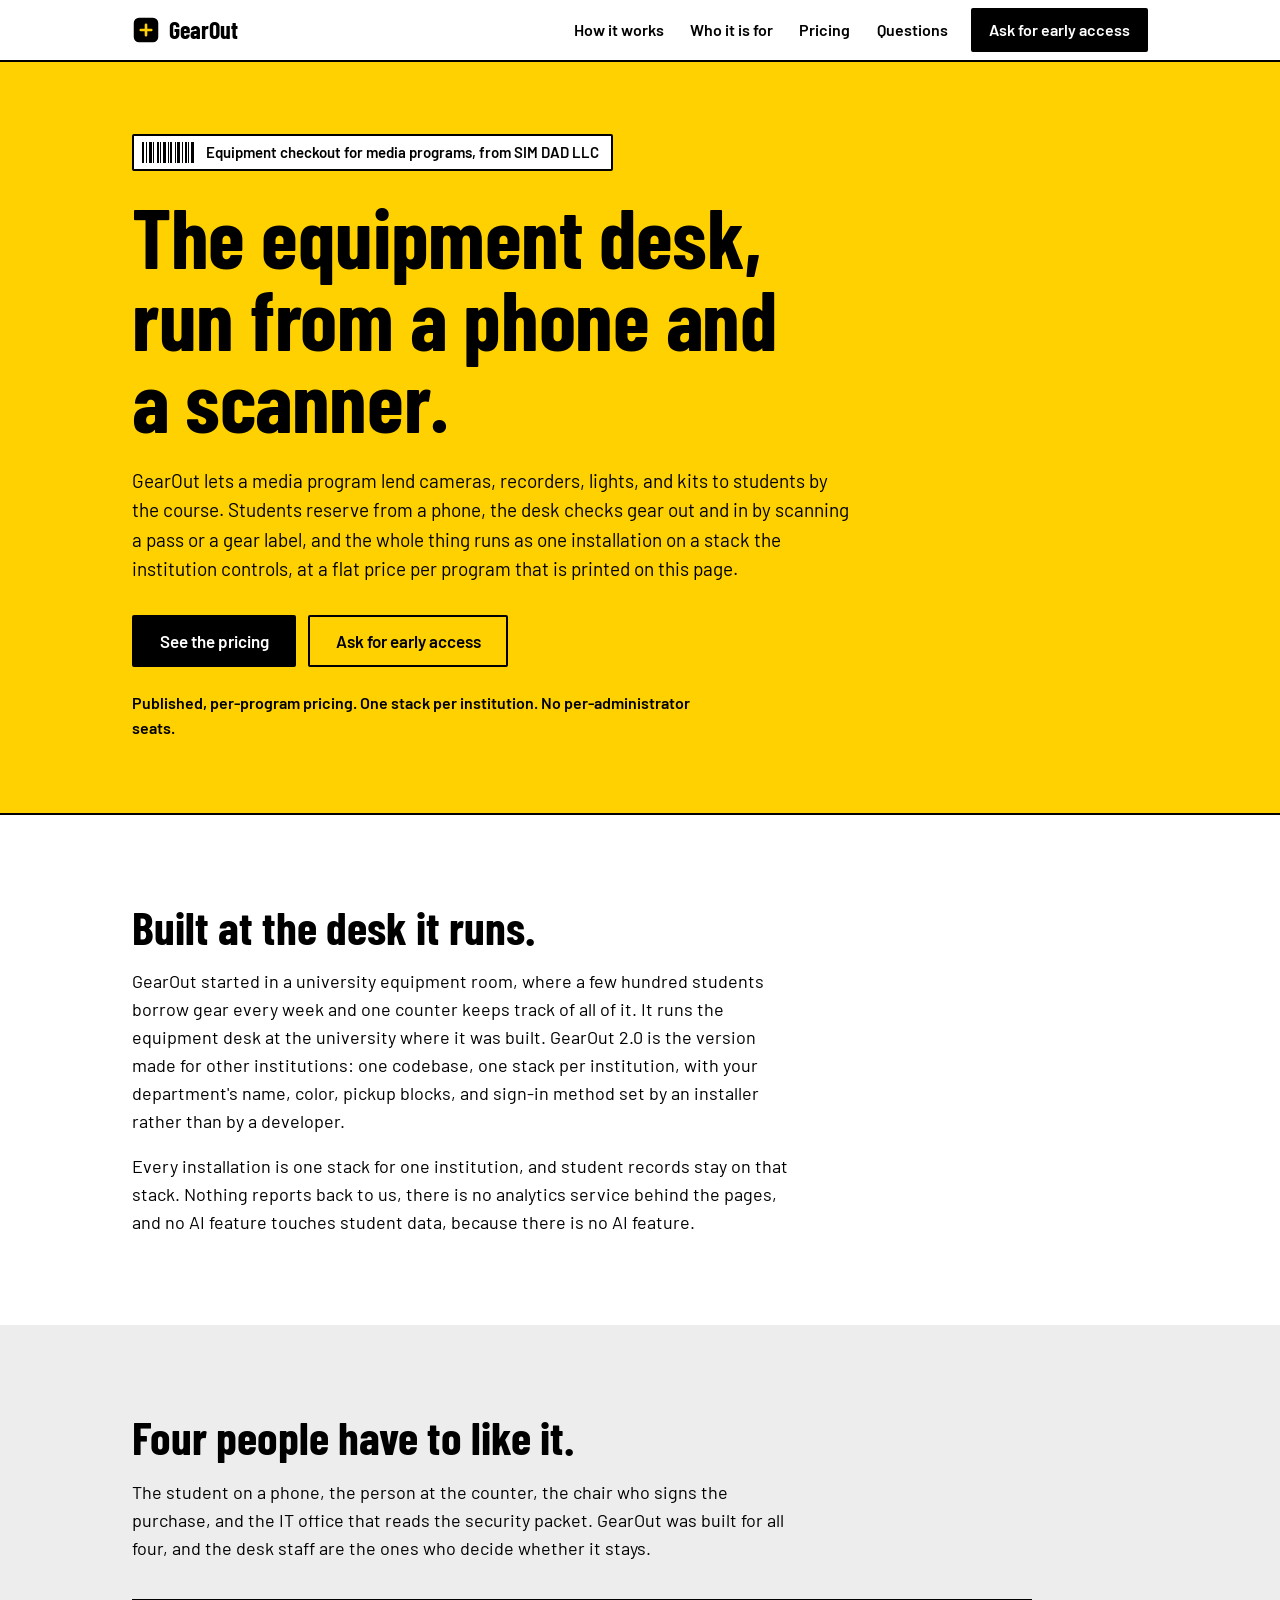
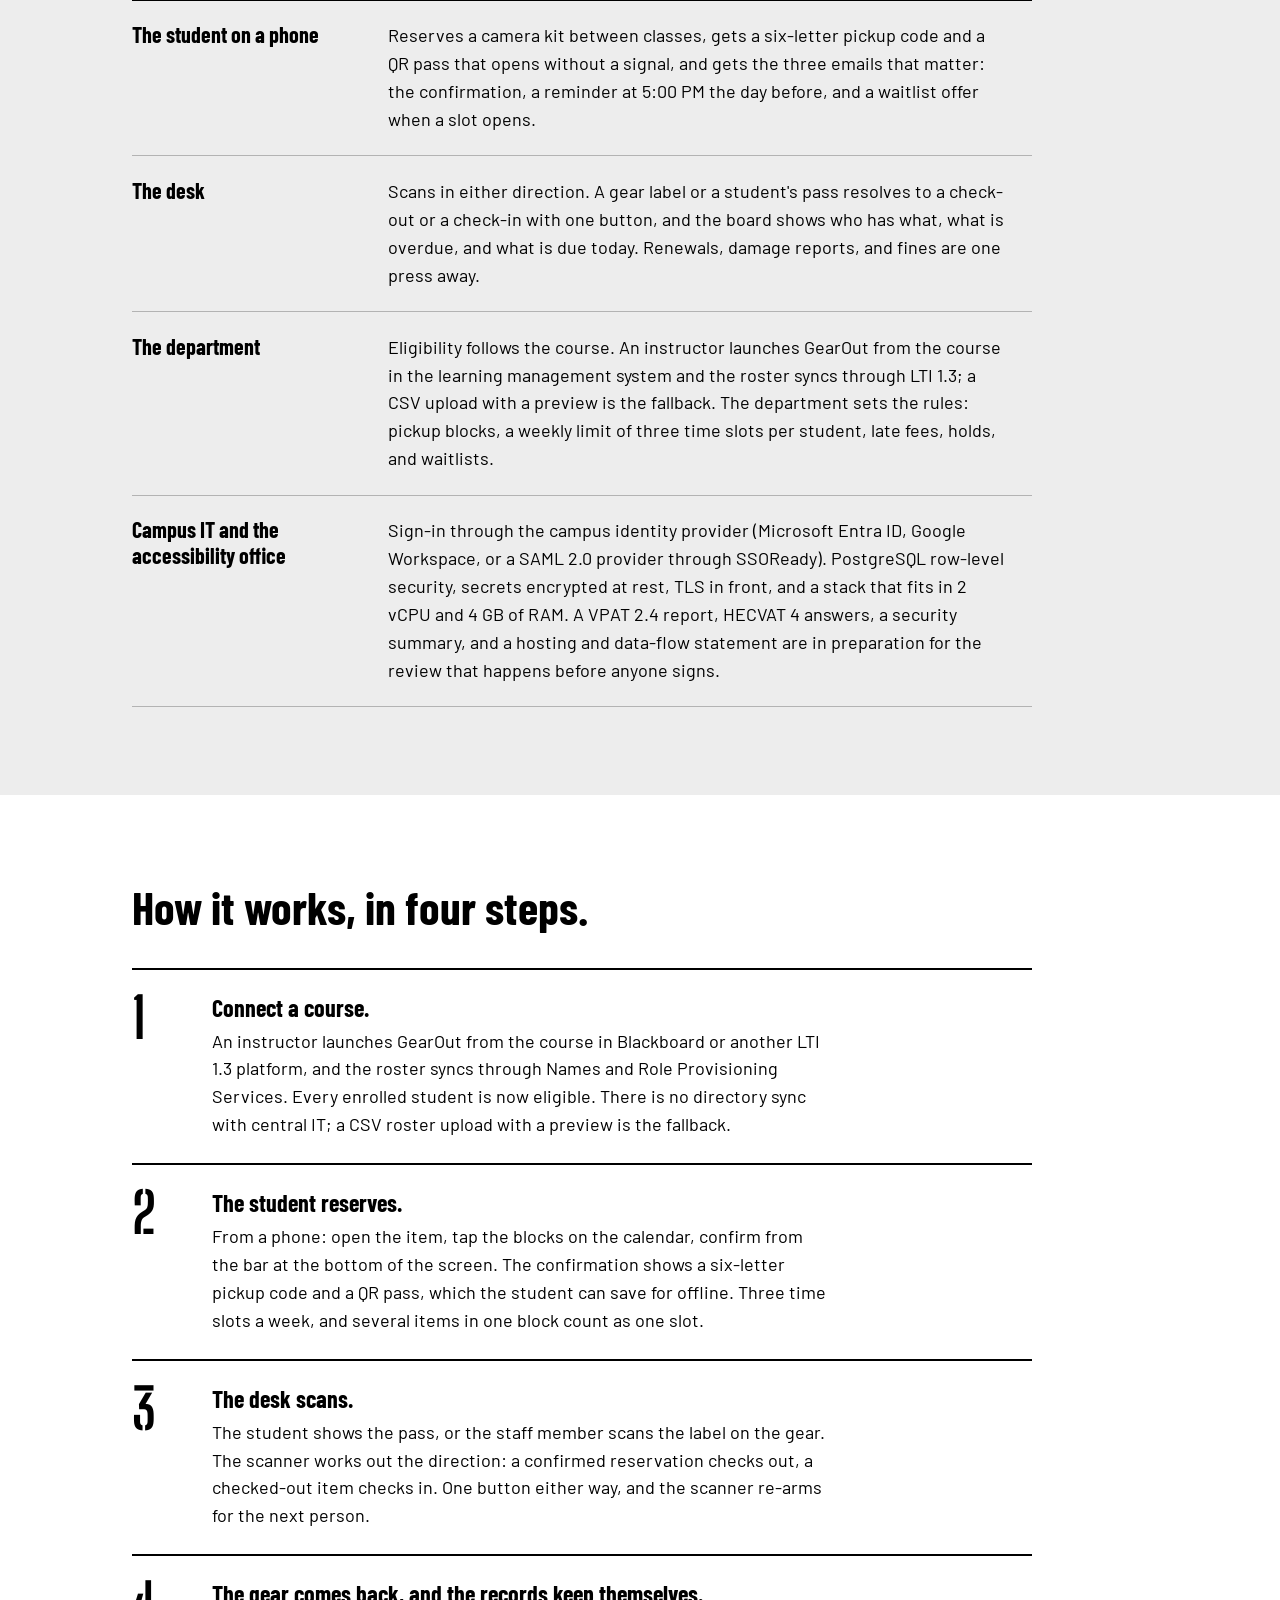
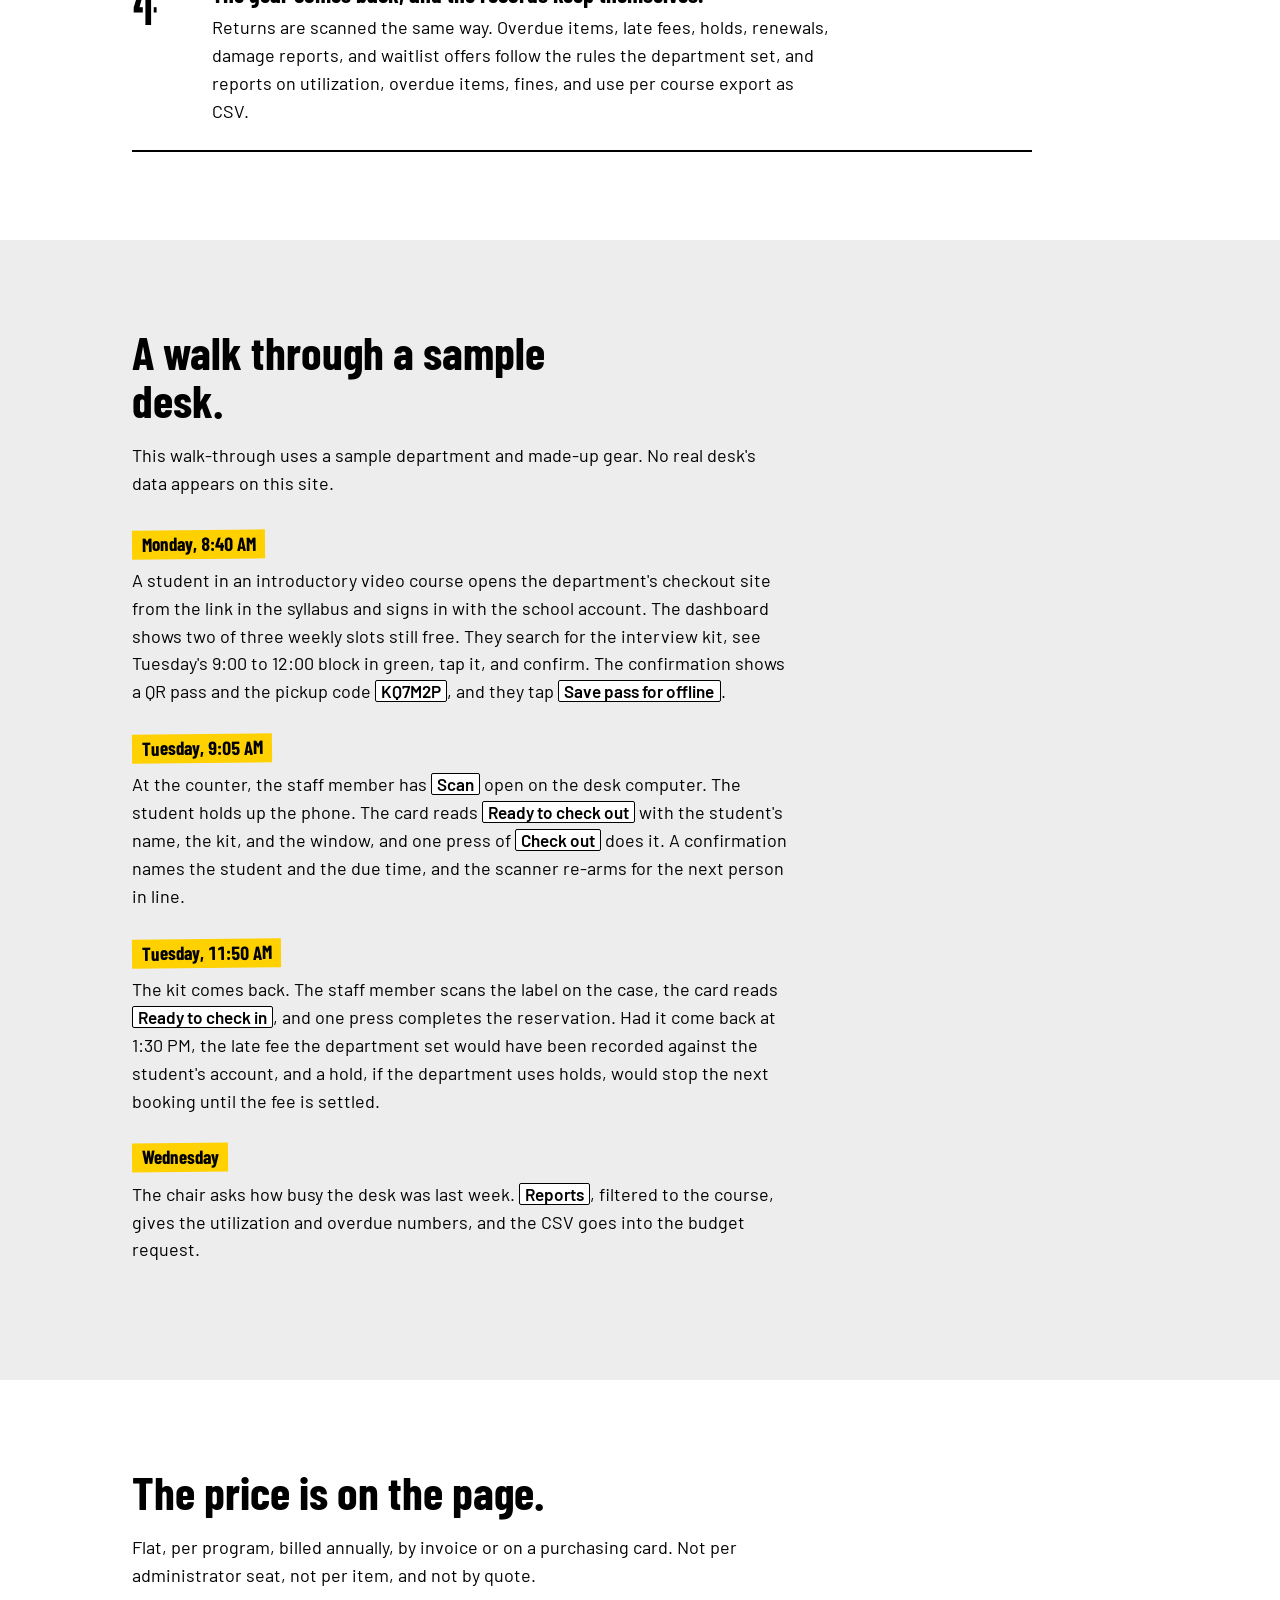
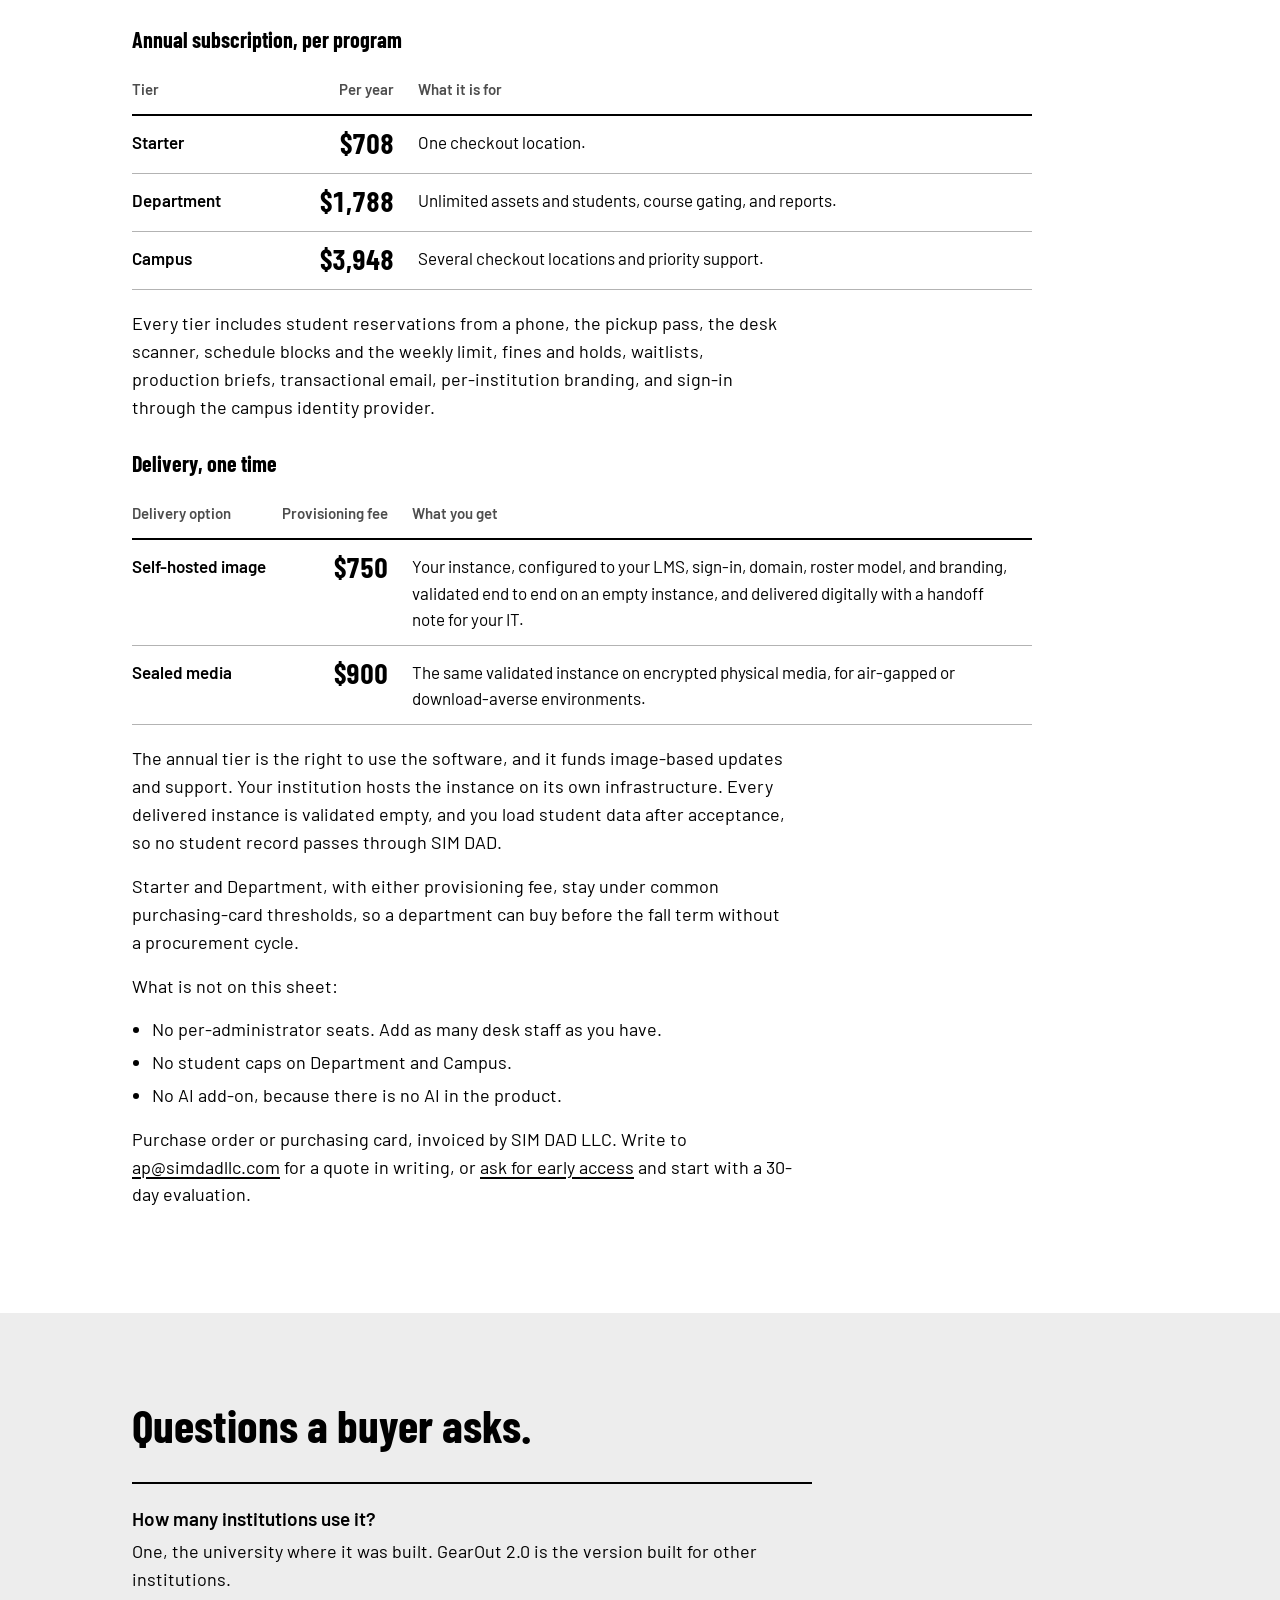
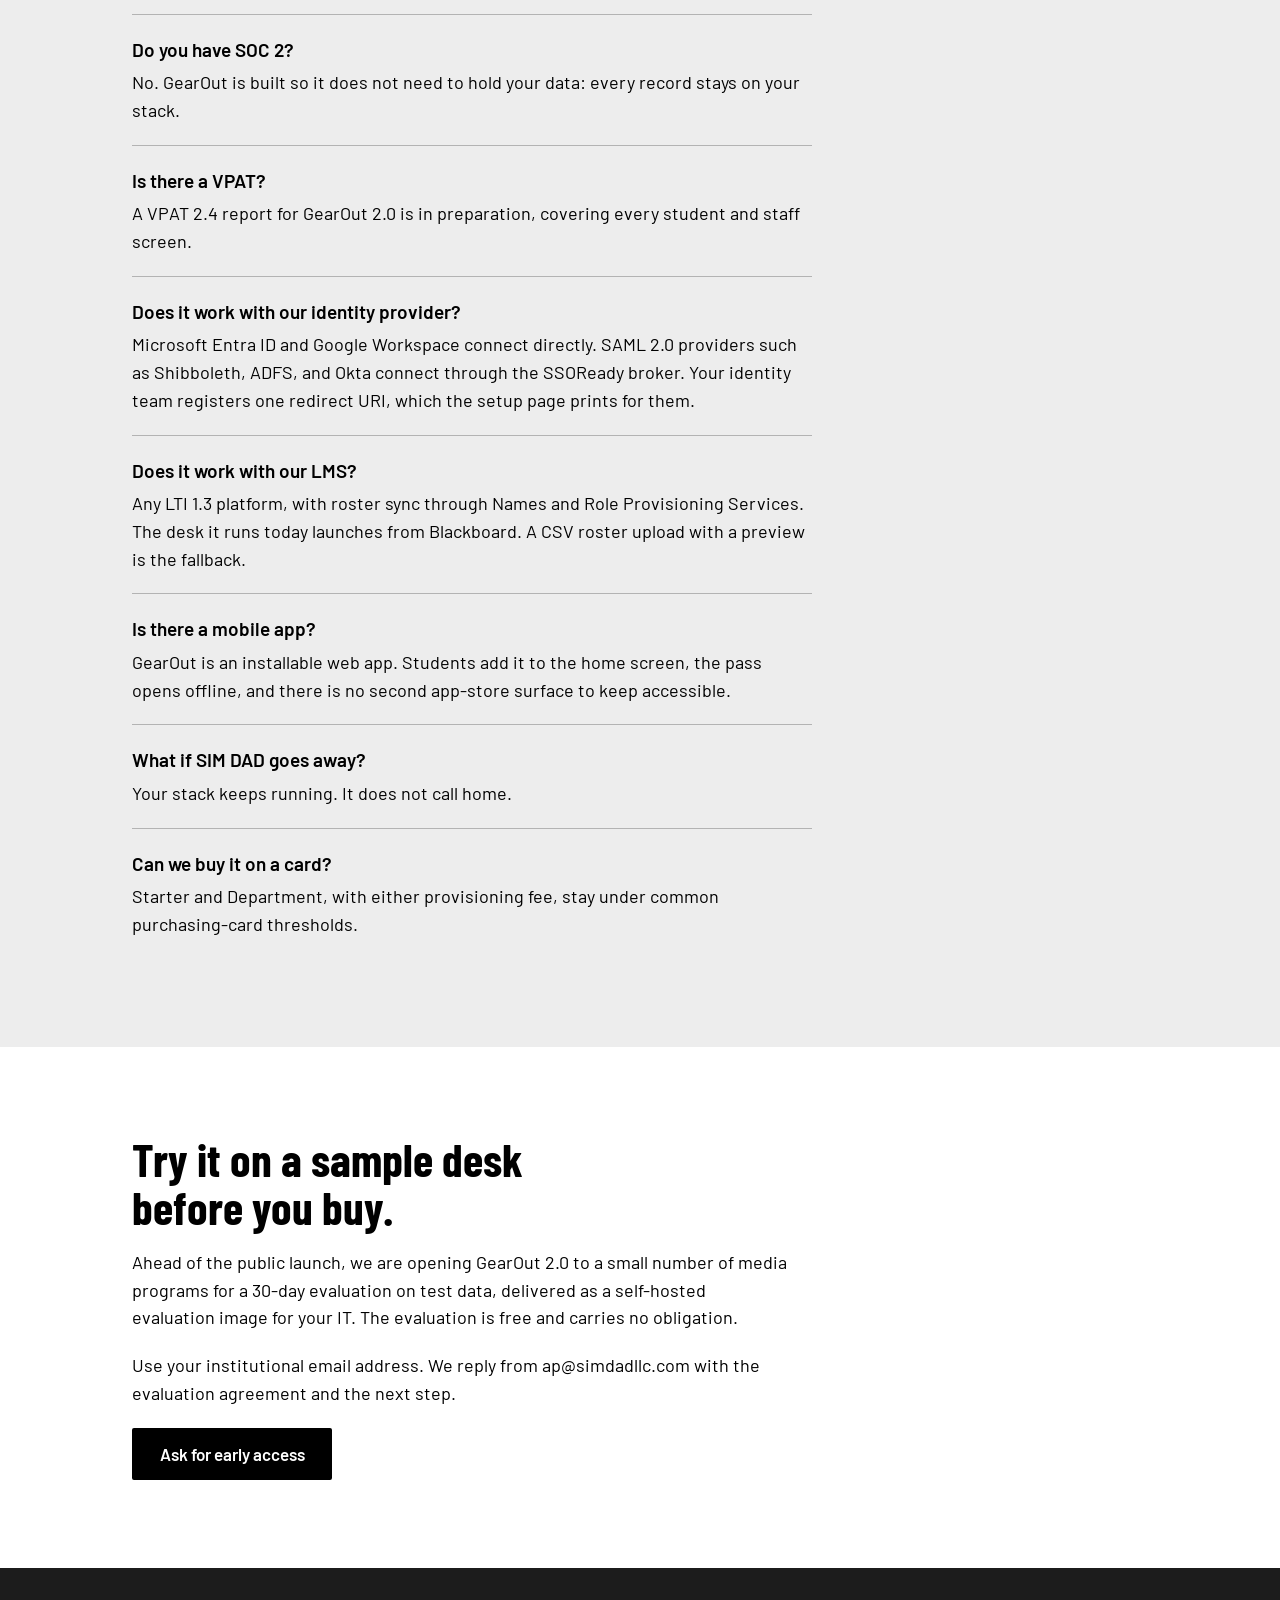
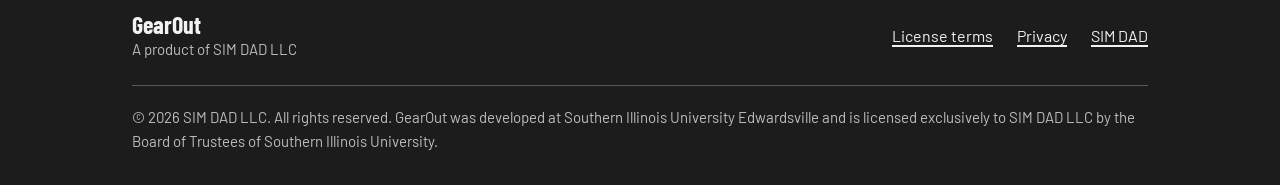
<file: index.html>
<!DOCTYPE html>
<html lang="en">
<head>
  <meta charset="UTF-8">
  <meta name="viewport" content="width=device-width, initial-scale=1.0">
  <title>GearOut: equipment checkout for media programs</title>
  <meta name="description" content="GearOut runs a department's equipment desk. Students reserve gear from a phone by the course they are enrolled in, staff check it out and in with a scanner, and the price is flat, published, and per program.">
  <meta name="author" content="SIM DAD LLC">
  <meta name="theme-color" content="#FFFFFF" media="(prefers-color-scheme: light)">
  <meta name="theme-color" content="#1C1C1C" media="(prefers-color-scheme: dark)">
  <link rel="icon" type="image/svg+xml" href="/img/logo.svg">
  <link rel="canonical" href="https://gearout.app/">
  <meta property="og:title" content="GearOut: equipment checkout for media programs">
  <meta property="og:description" content="Students reserve gear from a phone by the course they are enrolled in, staff check it out and in with a scanner, and the price is flat, published, and per program.">
  <meta property="og:type" content="website">
  <meta property="og:image" content="https://gearout.app/img/social-share.png">
  <meta property="og:url" content="https://gearout.app/">
  <meta name="twitter:card" content="summary_large_image">
  <meta name="twitter:title" content="GearOut: equipment checkout for media programs">
  <meta name="twitter:description" content="Students reserve gear from a phone by the course they are enrolled in, staff check it out and in with a scanner, and the price is flat, published, and per program.">
  <meta name="twitter:image" content="https://gearout.app/img/social-share.png">
  <script type="application/ld+json">
  {
    "@context": "https://schema.org",
    "@type": "SoftwareApplication",
    "name": "GearOut",
    "description": "Equipment reservation and checkout for university media programs. Students reserve from a phone by course, desk staff check gear out and in with a scanner, one installation per institution.",
    "url": "https://gearout.app",
    "applicationCategory": "BusinessApplication",
    "operatingSystem": "Web",
    "image": "https://gearout.app/img/social-share.png",
    "publisher": { "@type": "Organization", "name": "SIM DAD LLC", "url": "https://simdadllc.com" }
  }
  </script>
  <link rel="stylesheet" href="/css/site.css">
</head>
<body>
  <a class="skip" href="#main">Skip to main content</a>

  <nav class="nav" aria-label="Main">
    <div class="nav-inner">
      <a href="/" class="nav-brand" aria-label="GearOut home">
        <svg viewBox="0 0 32 32" aria-hidden="true" focusable="false"><rect x="2" y="2" width="28" height="28" rx="6" fill="#000000"/><path d="M10 16h12M16 10v12" stroke="#FFD100" stroke-width="3" stroke-linecap="round"/></svg>
        GearOut
      </a>
      <div class="nav-links">
        <a href="#how">How it works</a>
        <a href="#who">Who it is for</a>
        <a href="#pricing">Pricing</a>
        <a href="#questions">Questions</a>
        <a href="/beta/" class="btn">Ask for early access</a>
      </div>
    </div>
  </nav>

  <main id="main">

    <header class="hero">
      <div class="container">
        <p class="hero-kicker">Equipment checkout for media programs, from SIM DAD LLC</p>
        <h1>The equipment desk, run from a phone and a scanner.</h1>
        <p class="hero-sub">GearOut lets a media program lend cameras, recorders, lights, and kits to students by the course. Students reserve from a phone, the desk checks gear out and in by scanning a pass or a gear label, and the whole thing runs as one installation on a stack the institution controls, at a flat price per program that is printed on this page.</p>
        <div class="actions">
          <a href="#pricing" class="btn btn-lg">See the pricing</a>
          <a href="/beta/" class="btn btn-ghost btn-lg">Ask for early access</a>
        </div>
        <p class="hero-meta">Published, per-program pricing. One stack per institution. No per-administrator seats.</p>
      </div>
    </header>

    <section class="section" aria-labelledby="what-h">
      <div class="container">
        <h2 id="what-h">Built at the desk it runs.</h2>
        <div class="prose">
          <p>GearOut started in a university equipment room, where a few hundred students borrow gear every week and one counter keeps track of all of it. <!-- 8.13 consented sentence, verbatim; record: m4:/Volumes/One Touch/30-llc/SIM-DAD/otmir-gearout/8-13-consent-2026-09-29.md -->It runs the equipment desk at the university where it was built. GearOut 2.0 is the version made for other institutions: one codebase, one stack per institution, with your department's name, color, pickup blocks, and sign-in method set by an installer rather than by a developer.</p>
          <p>Every installation is one stack for one institution, and student records stay on that stack. Nothing reports back to us, there is no analytics service behind the pages, and no AI feature touches student data, because there is no AI feature.</p>
        </div>
      </div>
    </section>

    <section class="section section-alt" id="who" aria-labelledby="who-h">
      <div class="container">
        <h2 id="who-h">Four people have to like it.</h2>
        <p class="section-sub">The student on a phone, the person at the counter, the chair who signs the purchase, and the IT office that reads the security packet. GearOut was built for all four, and the desk staff are the ones who decide whether it stays.</p>
        <dl class="roles">
          <div>
            <dt>The student on a phone</dt>
            <dd>Reserves a camera kit between classes, gets a six-letter pickup code and a QR pass that opens without a signal, and gets the three emails that matter: the confirmation, a reminder at 5:00 PM the day before, and a waitlist offer when a slot opens.</dd>
          </div>
          <div>
            <dt>The desk</dt>
            <dd>Scans in either direction. A gear label or a student's pass resolves to a check-out or a check-in with one button, and the board shows who has what, what is overdue, and what is due today. Renewals, damage reports, and fines are one press away.</dd>
          </div>
          <div>
            <dt>The department</dt>
            <dd>Eligibility follows the course. An instructor launches GearOut from the course in the learning management system and the roster syncs through LTI 1.3; a CSV upload with a preview is the fallback. The department sets the rules: pickup blocks, a weekly limit of three time slots per student, late fees, holds, and waitlists.</dd>
          </div>
          <div>
            <dt>Campus IT and the accessibility office</dt>
            <dd>Sign-in through the campus identity provider (Microsoft Entra ID, Google Workspace, or a SAML 2.0 provider through SSOReady). PostgreSQL row-level security, secrets encrypted at rest, TLS in front, and a stack that fits in 2 vCPU and 4 GB of RAM. A VPAT 2.4 report, HECVAT 4 answers, a security summary, and a hosting and data-flow statement are in preparation for the review that happens before anyone signs.</dd>
          </div>
        </dl>
      </div>
    </section>

    <section class="section" id="how" aria-labelledby="how-h">
      <div class="container">
        <h2 id="how-h">How it works, in four steps.</h2>
        <ol class="steps">
          <li>
            <div>
              <h3>Connect a course.</h3>
              <p>An instructor launches GearOut from the course in Blackboard or another LTI 1.3 platform, and the roster syncs through Names and Role Provisioning Services. Every enrolled student is now eligible. There is no directory sync with central IT; a CSV roster upload with a preview is the fallback.</p>
            </div>
          </li>
          <li>
            <div>
              <h3>The student reserves.</h3>
              <p>From a phone: open the item, tap the blocks on the calendar, confirm from the bar at the bottom of the screen. The confirmation shows a six-letter pickup code and a QR pass, which the student can save for offline. Three time slots a week, and several items in one block count as one slot.</p>
            </div>
          </li>
          <li>
            <div>
              <h3>The desk scans.</h3>
              <p>The student shows the pass, or the staff member scans the label on the gear. The scanner works out the direction: a confirmed reservation checks out, a checked-out item checks in. One button either way, and the scanner re-arms for the next person.</p>
            </div>
          </li>
          <li>
            <div>
              <h3>The gear comes back, and the records keep themselves.</h3>
              <p>Returns are scanned the same way. Overdue items, late fees, holds, renewals, damage reports, and waitlist offers follow the rules the department set, and reports on utilization, overdue items, fines, and use per course export as CSV.</p>
            </div>
          </li>
        </ol>
      </div>
    </section>

    <section class="section section-alt" id="demo" aria-labelledby="demo-h">
      <div class="container">
        <h2 id="demo-h">A walk through a sample desk.</h2>
        <p class="section-sub">This walk-through uses a sample department and made-up gear. No real desk's data appears on this site.</p>
        <div class="walk">
          <span class="when">Monday, 8:40 AM</span>
          <p>A student in an introductory video course opens the department's checkout site from the link in the syllabus and signs in with the school account. The dashboard shows two of three weekly slots still free. They search for the interview kit, see Tuesday's 9:00 to 12:00 block in green, tap it, and confirm. The confirmation shows a QR pass and the pickup code <code>KQ7M2P</code>, and they tap <code>Save pass for offline</code>.</p>
          <span class="when">Tuesday, 9:05 AM</span>
          <p>At the counter, the staff member has <code>Scan</code> open on the desk computer. The student holds up the phone. The card reads <code>Ready to check out</code> with the student's name, the kit, and the window, and one press of <code>Check out</code> does it. A confirmation names the student and the due time, and the scanner re-arms for the next person in line.</p>
          <span class="when">Tuesday, 11:50 AM</span>
          <p>The kit comes back. The staff member scans the label on the case, the card reads <code>Ready to check in</code>, and one press completes the reservation. Had it come back at 1:30 PM, the late fee the department set would have been recorded against the student's account, and a hold, if the department uses holds, would stop the next booking until the fee is settled.</p>
          <span class="when">Wednesday</span>
          <p>The chair asks how busy the desk was last week. <code>Reports</code>, filtered to the course, gives the utilization and overdue numbers, and the CSV goes into the budget request.</p>
        </div>
      </div>
    </section>

    <section class="section" id="pricing" aria-labelledby="pricing-h">
      <div class="container">
        <h2 id="pricing-h">The price is on the page.</h2>
        <p class="section-sub">Flat, per program, billed annually, by invoice or on a purchasing card. Not per administrator seat, not per item, and not by quote.</p>

        <div class="table-wrap" tabindex="0" role="region" aria-label="Annual subscription, per program">
          <table class="stack">
            <caption>Annual subscription, per program</caption>
            <thead>
              <tr><th scope="col">Tier</th><th scope="col" class="num">Per year</th><th scope="col">What it is for</th></tr>
            </thead>
            <tbody>
              <tr><th scope="row">Starter</th><td class="num" data-label="Per year"><span class="price">$708</span></td><td data-label="What it is for">One checkout location.</td></tr>
              <tr><th scope="row">Department</th><td class="num" data-label="Per year"><span class="price">$1,788</span></td><td data-label="What it is for">Unlimited assets and students, course gating, and reports.</td></tr>
              <tr><th scope="row">Campus</th><td class="num" data-label="Per year"><span class="price">$3,948</span></td><td data-label="What it is for">Several checkout locations and priority support.</td></tr>
            </tbody>
          </table>
        </div>

        <div class="pricing-notes">
          <p>Every tier includes student reservations from a phone, the pickup pass, the desk scanner, schedule blocks and the weekly limit, fines and holds, waitlists, production briefs, transactional email, per-institution branding, and sign-in through the campus identity provider.</p>
        </div>

        <div class="table-wrap" tabindex="0" role="region" aria-label="Delivery, one time">
          <table class="stack">
            <caption>Delivery, one time</caption>
            <thead>
              <tr><th scope="col">Delivery option</th><th scope="col" class="num">Provisioning fee</th><th scope="col">What you get</th></tr>
            </thead>
            <tbody>
              <tr><th scope="row">Self-hosted image</th><td class="num" data-label="Provisioning fee"><span class="price">$750</span></td><td data-label="What you get">Your instance, configured to your LMS, sign-in, domain, roster model, and branding, validated end to end on an empty instance, and delivered digitally with a handoff note for your IT.</td></tr>
              <tr><th scope="row">Sealed media</th><td class="num" data-label="Provisioning fee"><span class="price">$900</span></td><td data-label="What you get">The same validated instance on encrypted physical media, for air-gapped or download-averse environments.</td></tr>
            </tbody>
          </table>
        </div>

        <div class="pricing-notes">
          <p>The annual tier is the right to use the software, and it funds image-based updates and support. Your institution hosts the instance on its own infrastructure. Every delivered instance is validated empty, and you load student data after acceptance, so no student record passes through SIM DAD.</p>
          <p>Starter and Department, with either provisioning fee, stay under common purchasing-card thresholds, so a department can buy before the fall term without a procurement cycle.</p>
          <p>What is not on this sheet:</p>
          <ul>
            <li>No per-administrator seats. Add as many desk staff as you have.</li>
            <li>No student caps on Department and Campus.</li>
            <li>No AI add-on, because there is no AI in the product.</li>
          </ul>
          <p>Purchase order or purchasing card, invoiced by SIM DAD LLC. Write to <a href="mailto:ap@simdadllc.com?subject=GearOut%20quote">ap@simdadllc.com</a> for a quote in writing, or <a href="/beta/">ask for early access</a> and start with a 30-day evaluation.</p>
        </div>
      </div>
    </section>

    <section class="section section-alt" id="questions" aria-labelledby="questions-h">
      <div class="container">
        <h2 id="questions-h">Questions a buyer asks.</h2>
        <dl class="qa">
          <dt>How many institutions use it?</dt>
          <dd>One, the university where it was built. GearOut 2.0 is the version built for other institutions.</dd>
          <dt>Do you have SOC 2?</dt>
          <dd>No. GearOut is built so it does not need to hold your data: every record stays on your stack.</dd>
          <dt>Is there a VPAT?</dt>
          <dd>A VPAT 2.4 report for GearOut 2.0 is in preparation, covering every student and staff screen.</dd>
          <dt>Does it work with our identity provider?</dt>
          <dd>Microsoft Entra ID and Google Workspace connect directly. SAML 2.0 providers such as Shibboleth, ADFS, and Okta connect through the SSOReady broker. Your identity team registers one redirect URI, which the setup page prints for them.</dd>
          <dt>Does it work with our LMS?</dt>
          <dd>Any LTI 1.3 platform, with roster sync through Names and Role Provisioning Services. The desk it runs today launches from Blackboard. A CSV roster upload with a preview is the fallback.</dd>
          <dt>Is there a mobile app?</dt>
          <dd>GearOut is an installable web app. Students add it to the home screen, the pass opens offline, and there is no second app-store surface to keep accessible.</dd>
          <dt>What if SIM DAD goes away?</dt>
          <dd>Your stack keeps running. It does not call home.</dd>
          <dt>Can we buy it on a card?</dt>
          <dd>Starter and Department, with either provisioning fee, stay under common purchasing-card thresholds.</dd>
        </dl>
      </div>
    </section>

    <section class="section" id="access" aria-labelledby="access-h">
      <div class="container">
        <h2 id="access-h">Try it on a sample desk before you buy.</h2>
        <div class="access">
          <p>Ahead of the public launch, we are opening GearOut 2.0 to a small number of media programs for a 30-day evaluation on test data, delivered as a self-hosted evaluation image for your IT. The evaluation is free and carries no obligation.</p>
          <p>Use your institutional email address. We reply from ap@simdadllc.com with the evaluation agreement and the next step.</p>
          <a class="btn btn-lg" href="/beta/">Ask for early access</a>
        </div>
      </div>
    </section>

  </main>

  <footer class="footer">
    <div class="footer-inner">
      <div>
        <div class="footer-brand">GearOut</div>
        <div class="footer-sub">A product of SIM DAD LLC</div>
      </div>
      <nav class="footer-links" aria-label="Footer">
        <a href="/eula.html">License terms</a>
        <a href="/privacy.html">Privacy</a>
        <a href="https://simdadllc.com">SIM DAD</a>
      </nav>
    </div>
    <!-- 8.13 consented sentence, verbatim; record: m4:/Volumes/One Touch/30-llc/SIM-DAD/otmir-gearout/8-13-consent-2026-09-29.md -->
    <p class="footer-copy">&copy; 2026 SIM DAD LLC. All rights reserved. GearOut was developed at Southern Illinois University Edwardsville and is licensed exclusively to SIM DAD LLC by the Board of Trustees of Southern Illinois University.</p>
  </footer>

  <!-- First-party, cookie-free page counter (aggregate daily counts only; no cookies, no IP stored, honors Do Not Track) -->
  <script>
    (function () {
      try {
        if (navigator.doNotTrack === "1" || window.doNotTrack === "1") return;
        if (!navigator.sendBeacon) return;
        navigator.sendBeacon("https://simdad-hits.ap-493.workers.dev/hit",
          JSON.stringify({ site: "gearout", path: location.pathname }));
      } catch (e) {}
    })();
  </script>
</body>
</html>
</file>
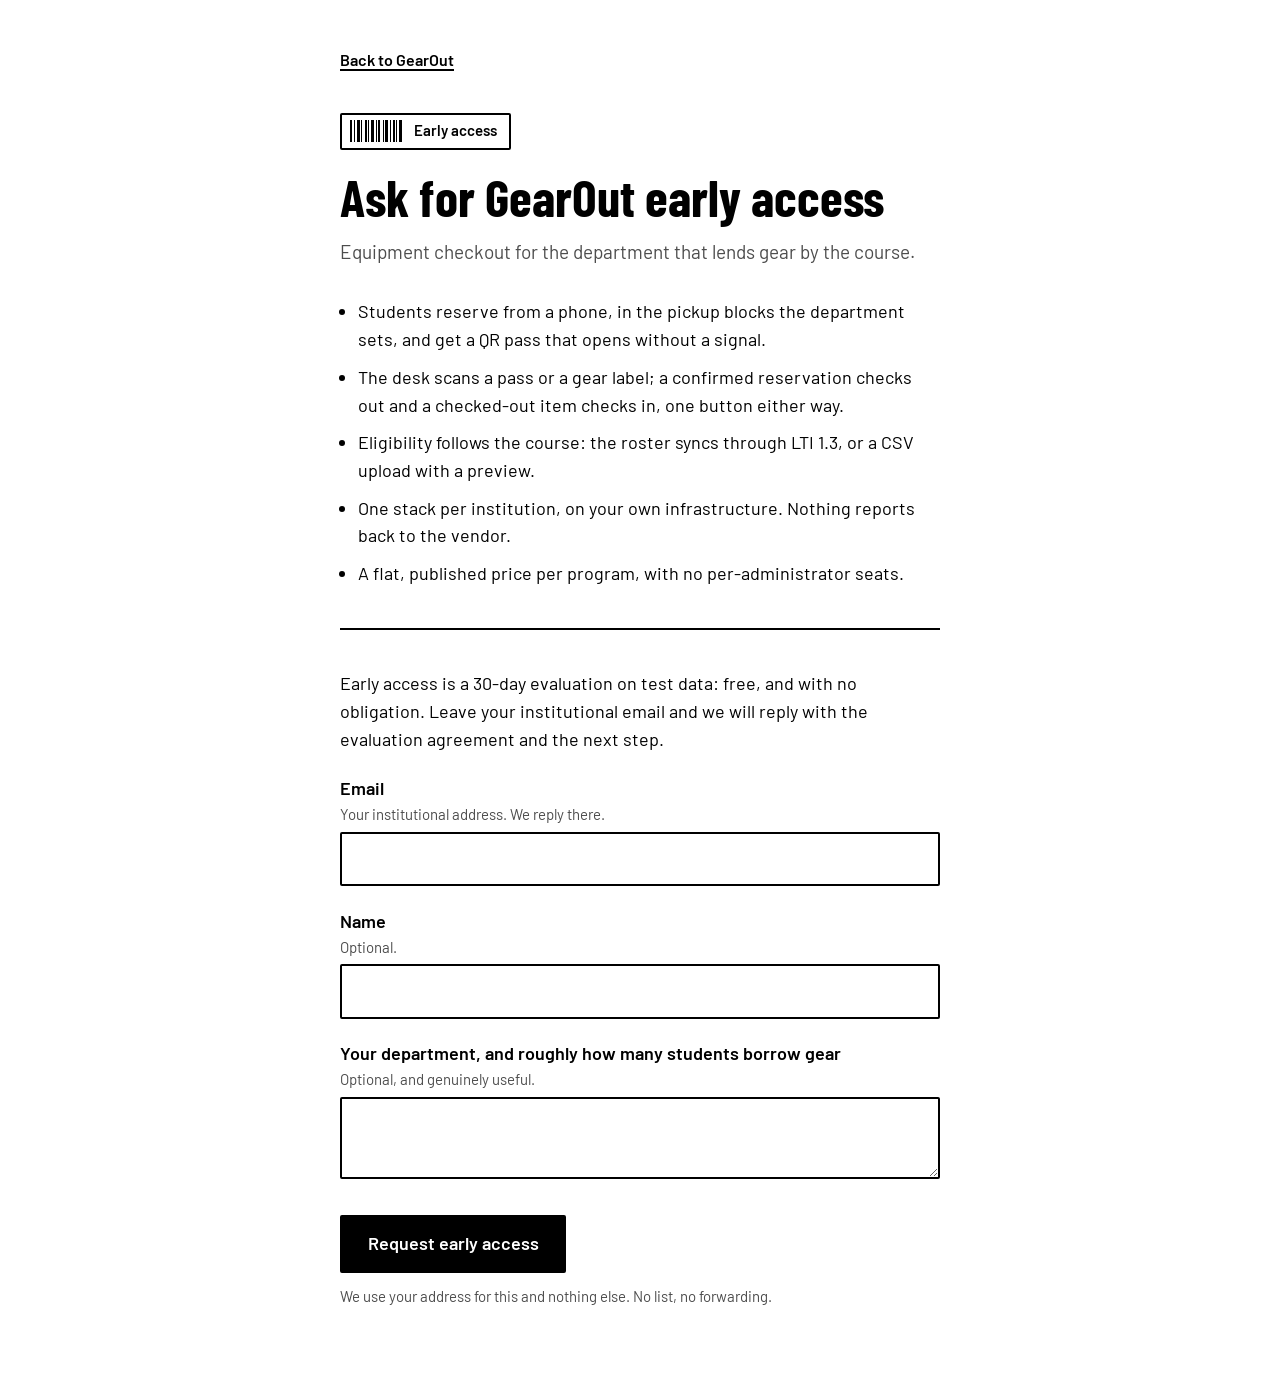
<file: beta/index.html>
<!doctype html>
<html lang="en">
<head>
<meta charset="utf-8">
<meta name="viewport" content="width=device-width, initial-scale=1">
<!-- Linked from the product page. noindex keeps search traffic on the product page, not the form. -->
<meta name="robots" content="noindex, nofollow">
<title>GearOut early access</title>
<link rel="icon" type="image/svg+xml" href="/img/logo.svg">
<link rel="stylesheet" href="/css/site.css">
</head>
<body>
<a class="skip" href="#form">Skip to the form</a>
<main class="form-page">
  <a class="back" href="/">Back to GearOut</a>
  <p class="kicker">Early access</p>
  <h1>Ask for GearOut early access</h1>
  <p class="lede">Equipment checkout for the department that lends gear by the course.</p>

  <ul>
    <li>Students reserve from a phone, in the pickup blocks the department sets, and get a QR pass that opens without a signal.</li>
    <li>The desk scans a pass or a gear label; a confirmed reservation checks out and a checked-out item checks in, one button either way.</li>
    <li>Eligibility follows the course: the roster syncs through LTI 1.3, or a CSV upload with a preview.</li>
    <li>One stack per institution, on your own infrastructure. Nothing reports back to the vendor.</li>
    <li>A flat, published price per program, with no per-administrator seats.</li>
  </ul>

  <hr>

  <p id="ask">Early access is a 30-day evaluation on test data: free, and with no obligation. Leave your institutional email and we will reply with the evaluation agreement and the next step.</p>

  <div class="msg" id="done" role="status" hidden></div>

  <form id="form" novalidate>
    <label for="email">Email
      <span class="hint">Your institutional address. We reply there.</span></label>
    <input id="email" name="email" type="email" required autocomplete="email">

    <label for="name">Name <span class="hint">Optional.</span></label>
    <input id="name" name="name" autocomplete="name">

    <label for="use">Your department, and roughly how many students borrow gear
      <span class="hint">Optional, and genuinely useful.</span></label>
    <textarea id="use" name="use" maxlength="400"></textarea>

    <div class="hp" aria-hidden="true">
      <label for="company">Company</label>
      <input id="company" name="company" tabindex="-1" autocomplete="off">
    </div>

    <button type="submit" id="go">Request early access</button>
    <p class="fine">We use your address for this and nothing else. No list, no forwarding.</p>
  </form>
</main>
<script>
  var form = document.getElementById('form');
  var done = document.getElementById('done');
  var ask  = document.getElementById('ask');
  var go   = document.getElementById('go');
  form.addEventListener('submit', function (e) {
    e.preventDefault();
    var email = document.getElementById('email');
    if (!email.value || email.value.indexOf('@') < 1) {
      done.hidden = false; done.textContent = 'That email address does not look right.';
      email.focus(); return;
    }
    go.disabled = true; go.textContent = 'Sending...';
    var body = new URLSearchParams();
    body.set('product', 'gearout');
    ['email','name','use','company'].forEach(function (k) {
      var el = document.getElementById(k); if (el) body.set(k, el.value);
    });
    fetch('https://simdad-checkout.ap-493.workers.dev/beta', { method:'POST', body: body })
      .then(function (r) {
        if (!r.ok) throw new Error(r.status);
        form.hidden = true; ask.hidden = true;
        done.hidden = false;
        done.textContent = 'Thank you. We will reply with the evaluation agreement and the next step.';
        done.setAttribute('tabindex', '-1');
        done.focus();
      })
      .catch(function () {
        go.disabled = false; go.textContent = 'Request early access';
        done.hidden = false;
        done.textContent = 'That did not go through. Please try again, or email ap@simdadllc.com.';
      });
  });
</script>

  <!-- First-party, cookie-free page counter (aggregate daily counts only; no cookies, no IP stored, honors Do Not Track) -->
  <script>
    (function () {
      try {
        if (navigator.doNotTrack === "1" || window.doNotTrack === "1") return;
        if (!navigator.sendBeacon) return;
        navigator.sendBeacon("https://simdad-hits.ap-493.workers.dev/hit",
          JSON.stringify({ site: "gearout", path: location.pathname }));
      } catch (e) {}
    })();
  </script>
</body>
</html>
</file>
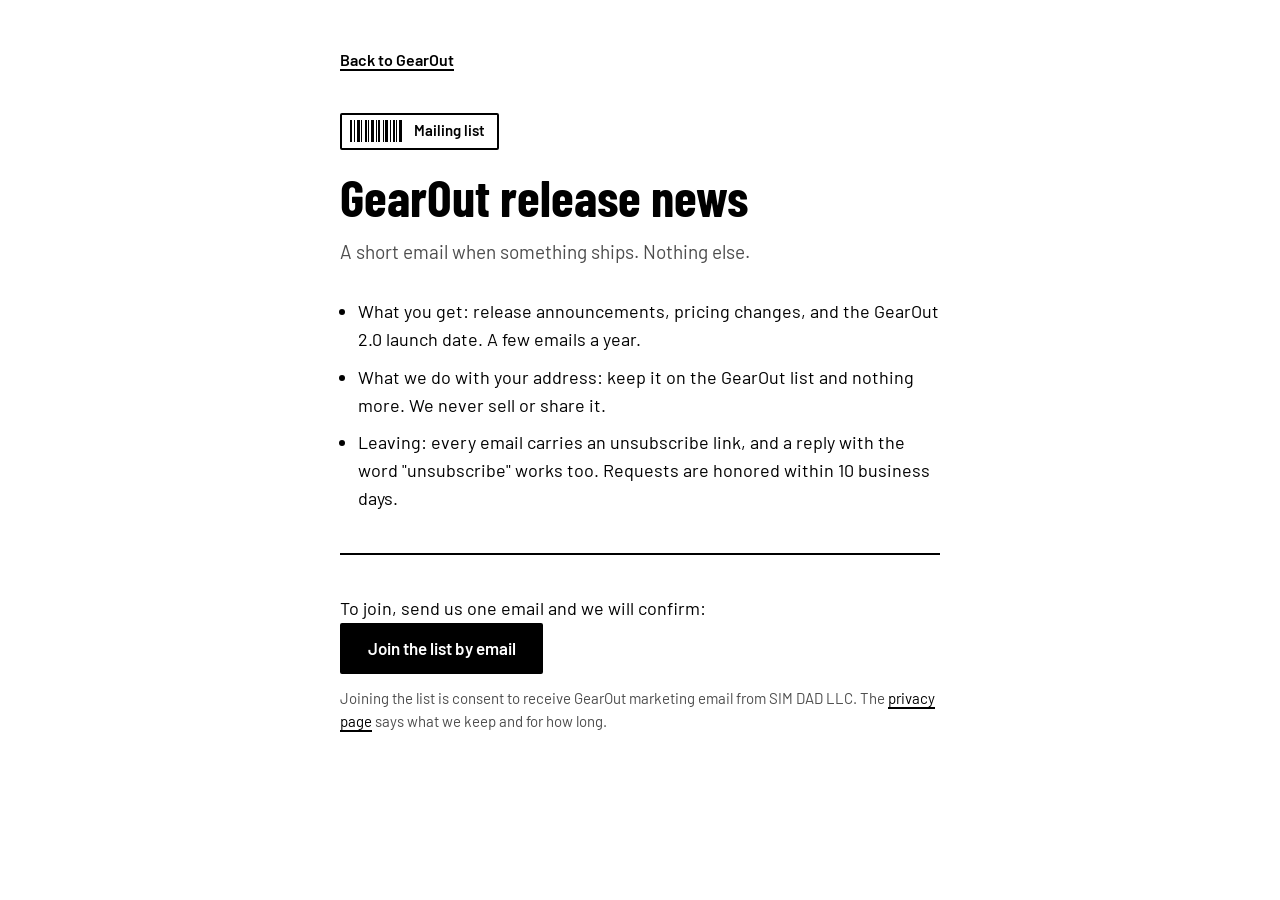
<file: updates/index.html>
<!doctype html>
<html lang="en">
<head>
<meta charset="utf-8">
<meta name="viewport" content="width=device-width, initial-scale=1">
<!-- Linked from the survey email. noindex keeps search traffic on the product page, not the list. -->
<meta name="robots" content="noindex, nofollow">
<title>GearOut release news</title>
<link rel="icon" type="image/svg+xml" href="/img/logo.svg">
<link rel="stylesheet" href="/css/site.css">
</head>
<body>
<a class="skip" href="#join">Skip to the join link</a>
<main class="form-page">
  <a class="back" href="/">Back to GearOut</a>
  <p class="kicker">Mailing list</p>
  <h1>GearOut release news</h1>
  <p class="lede">A short email when something ships. Nothing else.</p>

  <ul>
    <li>What you get: release announcements, pricing changes, and the GearOut 2.0 launch date. A few emails a year.</li>
    <li>What we do with your address: keep it on the GearOut list and nothing more. We never sell or share it.</li>
    <li>Leaving: every email carries an unsubscribe link, and a reply with the word "unsubscribe" works too. Requests are honored within 10 business days.</li>
  </ul>

  <hr>

  <p>To join, send us one email and we will confirm:</p>

  <!-- Swap point: when the list endpoint exists (shared worker /waitlist route or the
       Brevo hosted form), replace this link with the beta page's form pattern. -->
  <p><a class="btn btn-lg" id="join" href="mailto:ap@simdadllc.com?subject=Join%20the%20GearOut%20list&amp;body=Please%20add%20this%20address%20to%20the%20GearOut%20mailing%20list.">Join the list by email</a></p>

  <p class="fine">Joining the list is consent to receive GearOut marketing email from SIM DAD LLC. The <a href="/privacy.html">privacy page</a> says what we keep and for how long.</p>
</main>
</body>
</html>
</file>
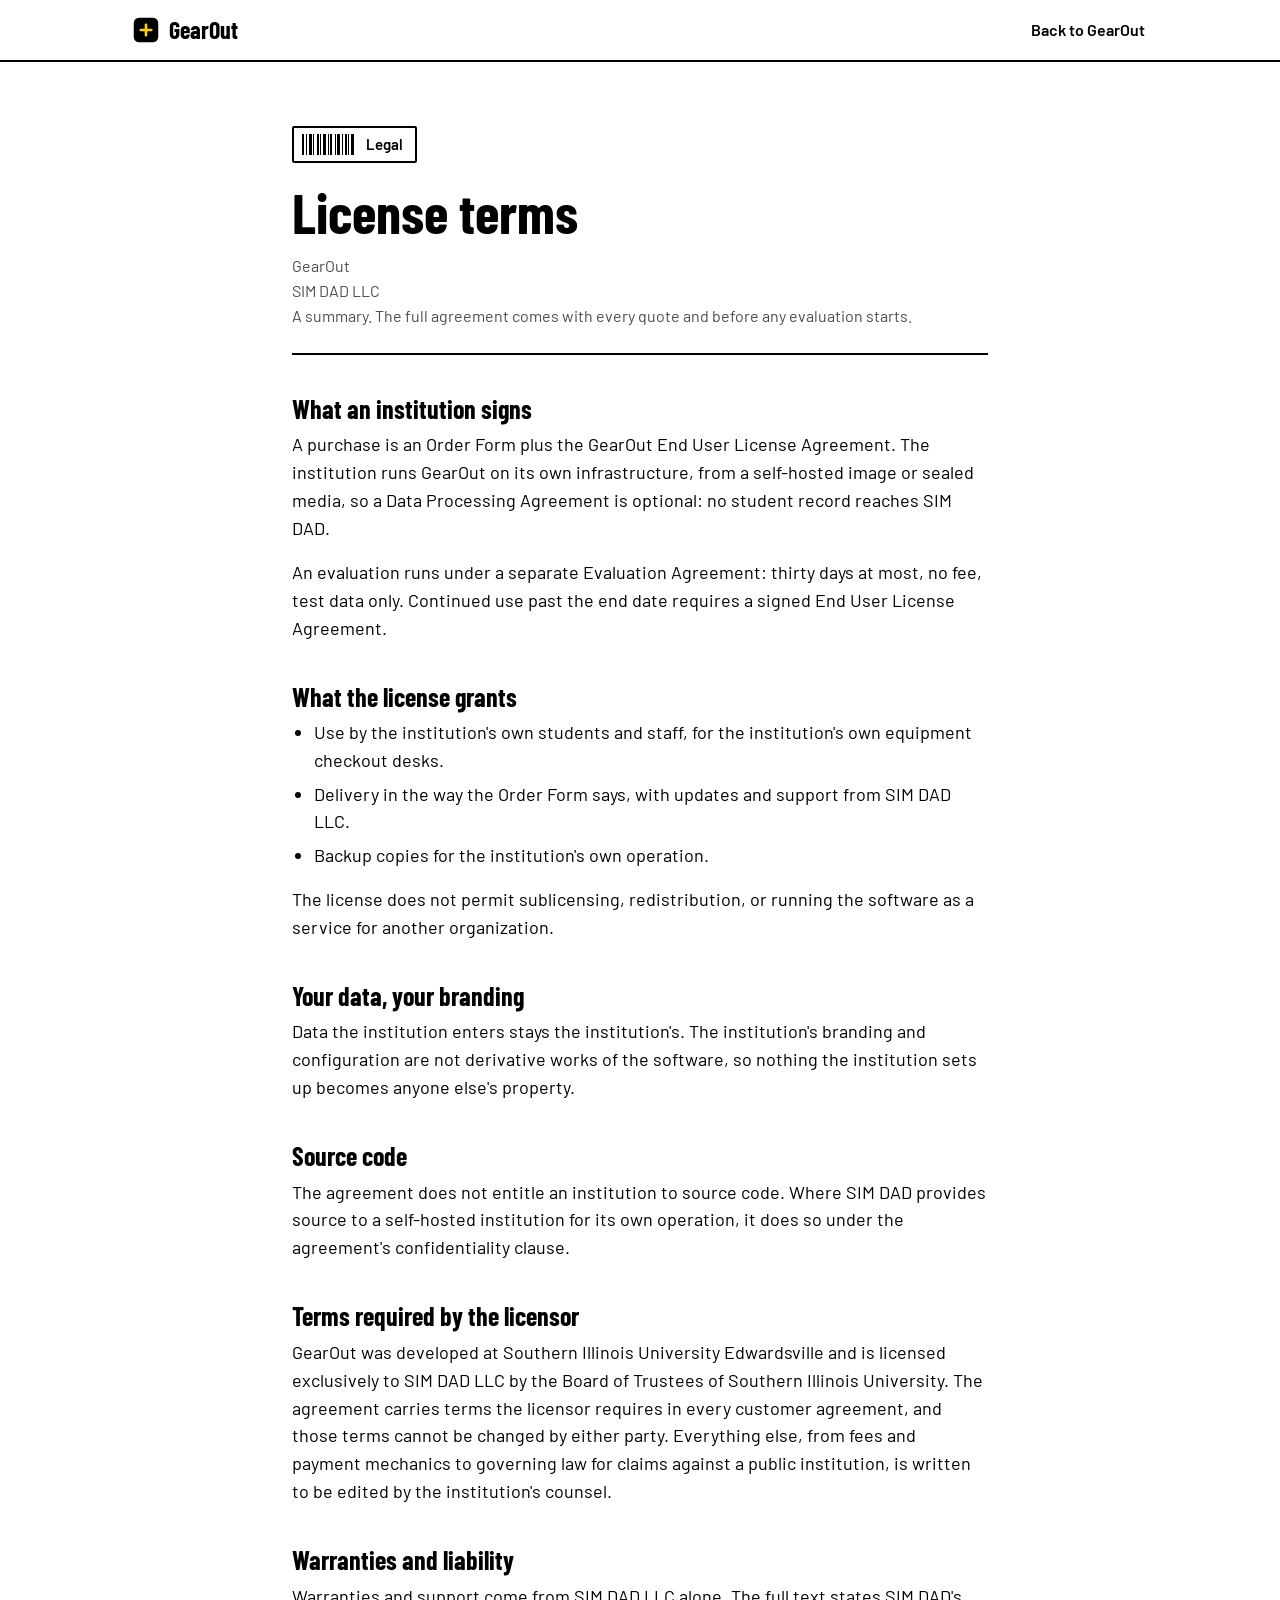
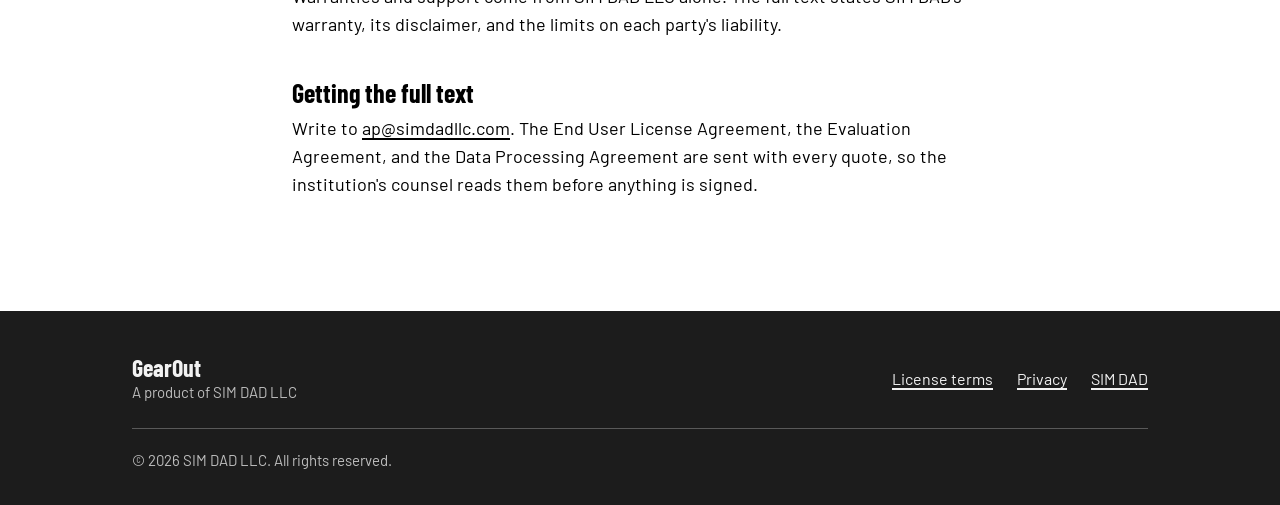
<file: eula.html>
<!DOCTYPE html>
<html lang="en">
<head>
  <meta charset="UTF-8">
  <meta name="viewport" content="width=device-width, initial-scale=1.0">
  <title>License terms. GearOut.</title>
  <meta name="description" content="What an institution signs to run GearOut, what the license grants, and how to get the full text.">
  <link rel="canonical" href="https://gearout.app/eula.html">
  <meta name="author" content="SIM DAD LLC">
  <meta name="theme-color" content="#FFFFFF" media="(prefers-color-scheme: light)">
  <meta name="theme-color" content="#1C1C1C" media="(prefers-color-scheme: dark)">
  <meta name="robots" content="noindex, follow">
  <link rel="icon" type="image/svg+xml" href="/img/logo.svg">
  <link rel="stylesheet" href="/css/site.css">
</head>
<body>
  <a class="skip" href="#main">Skip to main content</a>

  <nav class="nav" aria-label="Main">
    <div class="nav-inner">
      <a href="/" class="nav-brand" aria-label="GearOut home">
        <svg viewBox="0 0 32 32" aria-hidden="true" focusable="false"><rect x="2" y="2" width="28" height="28" rx="6" fill="#000000"/><path d="M10 16h12M16 10v12" stroke="#FFD100" stroke-width="3" stroke-linecap="round"/></svg>
        GearOut
      </a>
      <div class="nav-links">
        <a href="/">Back to GearOut</a>
      </div>
    </div>
  </nav>

  <main id="main" class="page">
    <p class="page-kicker">Legal</p>
    <h1>License terms</h1>
    <p class="page-meta"><span>GearOut</span><span>SIM DAD LLC</span><span>A summary. The full agreement comes with every quote and before any evaluation starts.</span></p>

    <h2>What an institution signs</h2>
    <p>A purchase is an Order Form plus the GearOut End User License Agreement. The institution runs GearOut on its own infrastructure, from a self-hosted image or sealed media, so a Data Processing Agreement is optional: no student record reaches SIM DAD.</p>
    <p>An evaluation runs under a separate Evaluation Agreement: thirty days at most, no fee, test data only. Continued use past the end date requires a signed End User License Agreement.</p>

    <h2>What the license grants</h2>
    <ul>
      <li>Use by the institution's own students and staff, for the institution's own equipment checkout desks.</li>
      <li>Delivery in the way the Order Form says, with updates and support from SIM DAD LLC.</li>
      <li>Backup copies for the institution's own operation.</li>
    </ul>
    <p>The license does not permit sublicensing, redistribution, or running the software as a service for another organization.</p>

    <h2>Your data, your branding</h2>
    <p>Data the institution enters stays the institution's. The institution's branding and configuration are not derivative works of the software, so nothing the institution sets up becomes anyone else's property.</p>

    <h2>Source code</h2>
    <p>The agreement does not entitle an institution to source code. Where SIM DAD provides source to a self-hosted institution for its own operation, it does so under the agreement's confidentiality clause.</p>

    <h2>Terms required by the licensor</h2>
    <!-- 8.13 consented sentence, verbatim; record: m4:/Volumes/One Touch/30-llc/SIM-DAD/otmir-gearout/8-13-consent-2026-09-29.md -->
    <p>GearOut was developed at Southern Illinois University Edwardsville and is licensed exclusively to SIM DAD LLC by the Board of Trustees of Southern Illinois University. The agreement carries terms the licensor requires in every customer agreement, and those terms cannot be changed by either party. Everything else, from fees and payment mechanics to governing law for claims against a public institution, is written to be edited by the institution's counsel.</p>

    <h2>Warranties and liability</h2>
    <p>Warranties and support come from SIM DAD LLC alone. The full text states SIM DAD's warranty, its disclaimer, and the limits on each party's liability.</p>

    <h2>Getting the full text</h2>
    <p>Write to <a href="mailto:ap@simdadllc.com?subject=GearOut%20license%20agreement">ap@simdadllc.com</a>. The End User License Agreement, the Evaluation Agreement, and the Data Processing Agreement are sent with every quote, so the institution's counsel reads them before anything is signed.</p>
  </main>

  <footer class="footer">
    <div class="footer-inner">
      <div>
        <div class="footer-brand">GearOut</div>
        <div class="footer-sub">A product of SIM DAD LLC</div>
      </div>
      <nav class="footer-links" aria-label="Footer">
        <a href="/eula.html" aria-current="page">License terms</a>
        <a href="/privacy.html">Privacy</a>
        <a href="https://simdadllc.com">SIM DAD</a>
      </nav>
    </div>
    <p class="footer-copy">&copy; 2026 SIM DAD LLC. All rights reserved.</p>
  </footer>

  <!-- First-party, cookie-free page counter (aggregate daily counts only; no cookies, no IP stored, honors Do Not Track) -->
  <script>
    (function () {
      try {
        if (navigator.doNotTrack === "1" || window.doNotTrack === "1") return;
        if (!navigator.sendBeacon) return;
        navigator.sendBeacon("https://simdad-hits.ap-493.workers.dev/hit",
          JSON.stringify({ site: "gearout", path: location.pathname }));
      } catch (e) {}
    })();
  </script>
</body>
</html>
</file>
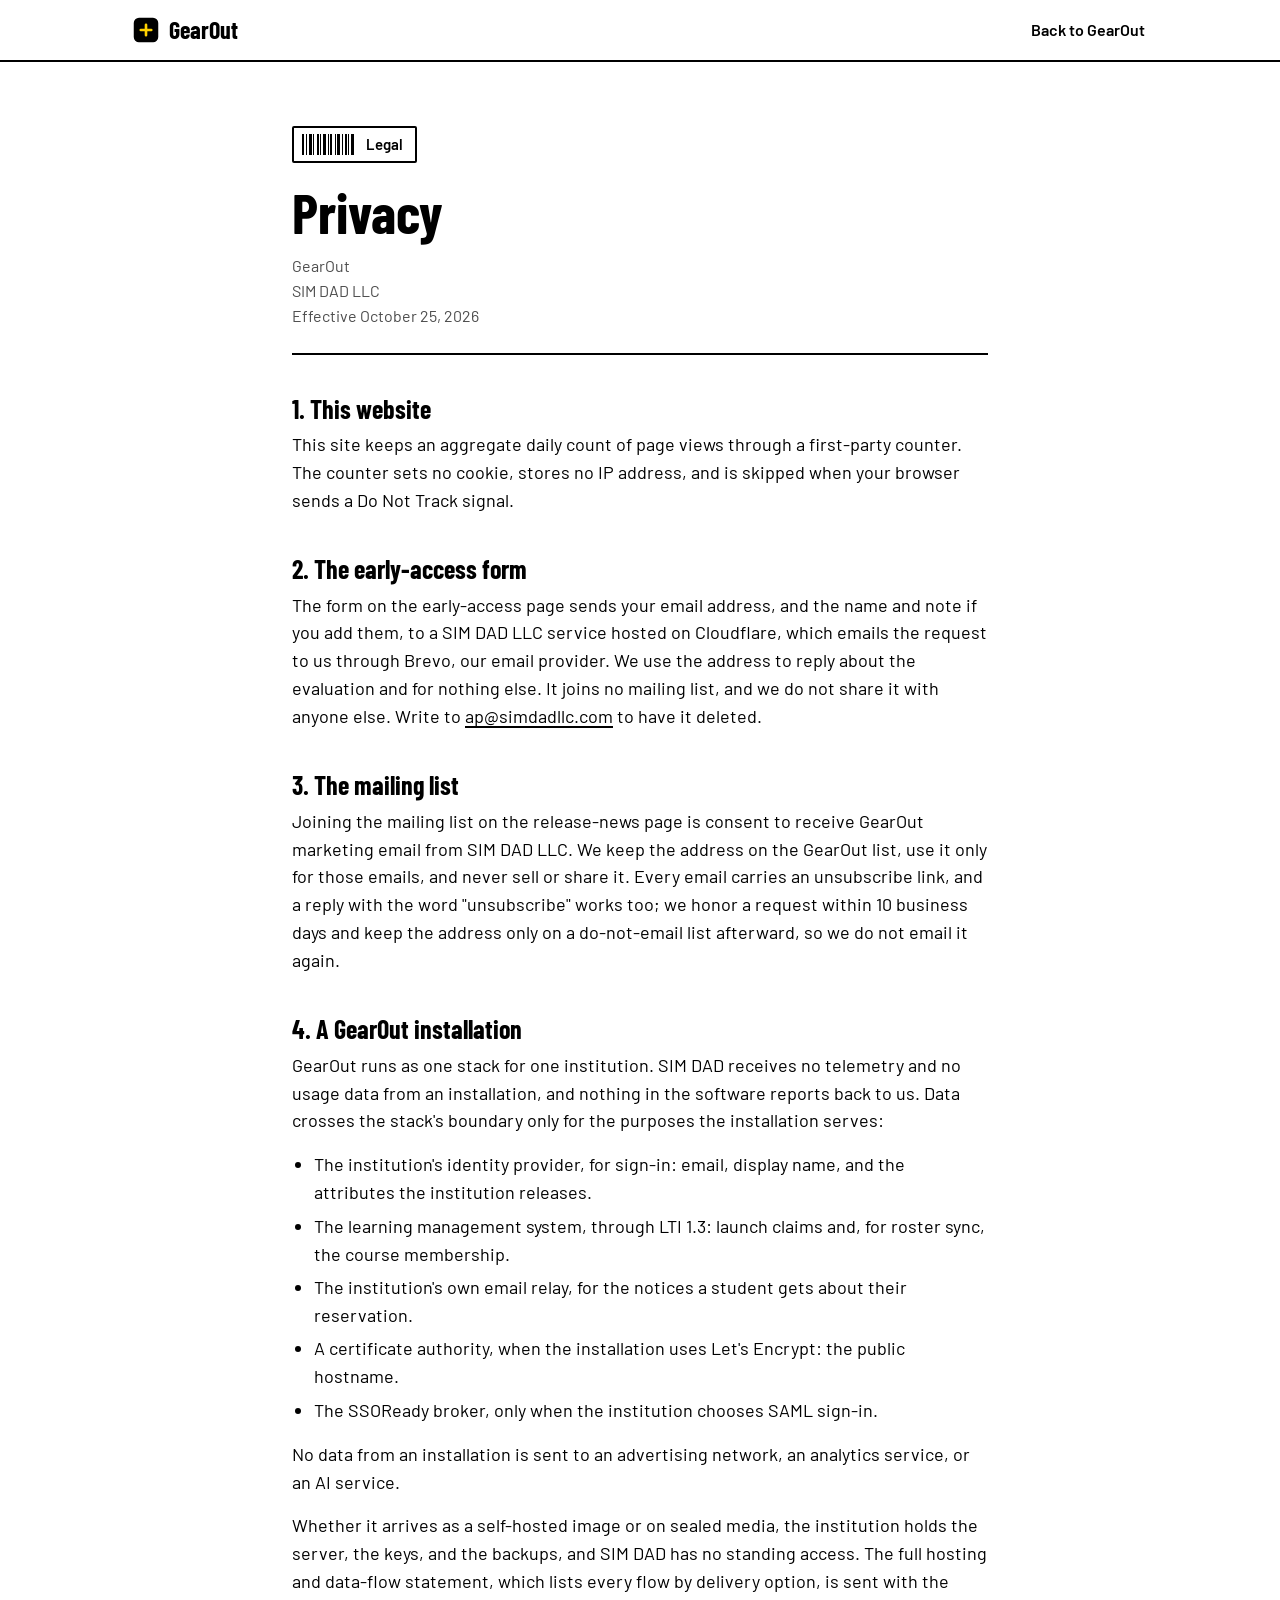
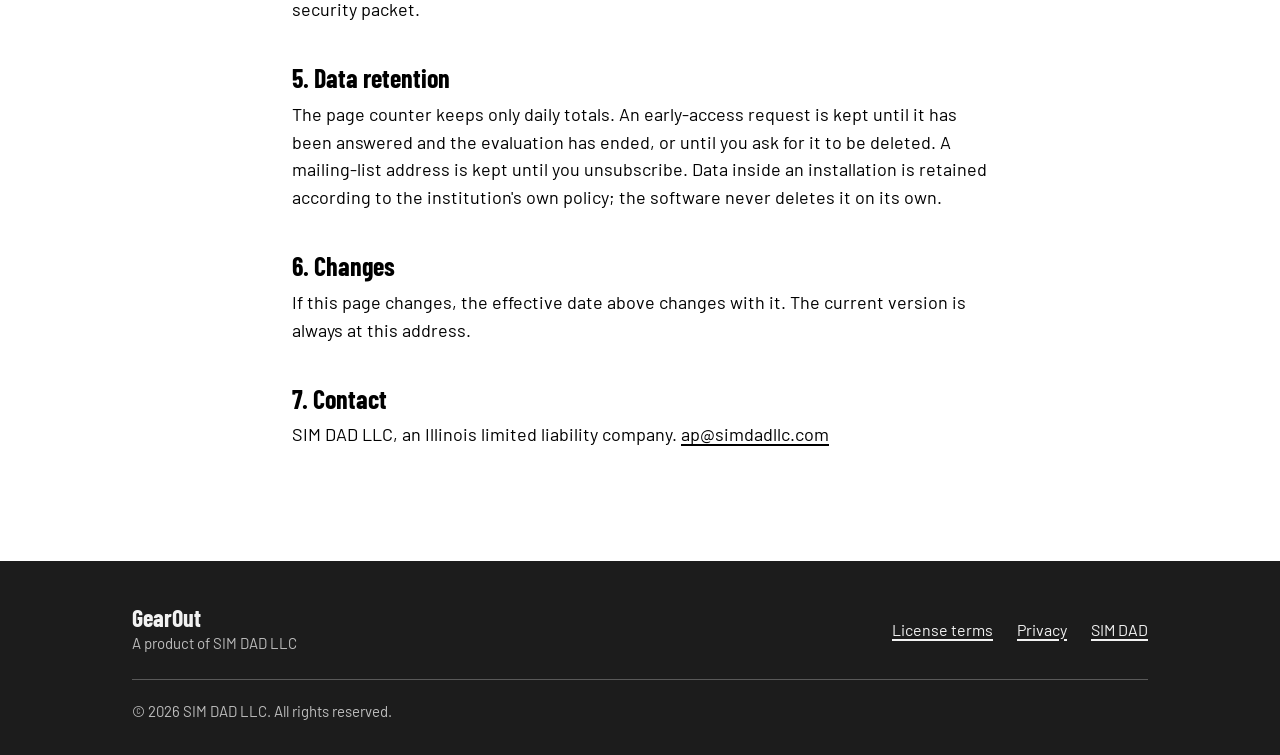
<file: privacy.html>
<!DOCTYPE html>
<html lang="en">
<head>
  <meta charset="UTF-8">
  <meta name="viewport" content="width=device-width, initial-scale=1.0">
  <title>Privacy. GearOut.</title>
  <meta name="description" content="What this website collects, what the early-access form and the mailing list do with your address, and where a GearOut installation's data goes.">
  <link rel="canonical" href="https://gearout.app/privacy.html">
  <meta name="author" content="SIM DAD LLC">
  <meta name="theme-color" content="#FFFFFF" media="(prefers-color-scheme: light)">
  <meta name="theme-color" content="#1C1C1C" media="(prefers-color-scheme: dark)">
  <meta name="robots" content="noindex, follow">
  <link rel="icon" type="image/svg+xml" href="/img/logo.svg">
  <link rel="stylesheet" href="/css/site.css">
</head>
<body>
  <a class="skip" href="#main">Skip to main content</a>

  <nav class="nav" aria-label="Main">
    <div class="nav-inner">
      <a href="/" class="nav-brand" aria-label="GearOut home">
        <svg viewBox="0 0 32 32" aria-hidden="true" focusable="false"><rect x="2" y="2" width="28" height="28" rx="6" fill="#000000"/><path d="M10 16h12M16 10v12" stroke="#FFD100" stroke-width="3" stroke-linecap="round"/></svg>
        GearOut
      </a>
      <div class="nav-links">
        <a href="/">Back to GearOut</a>
      </div>
    </div>
  </nav>

  <main id="main" class="page">
    <p class="page-kicker">Legal</p>
    <h1>Privacy</h1>
    <p class="page-meta"><span>GearOut</span><span>SIM DAD LLC</span><span>Effective October 25, 2026</span></p>

    <h2>1. This website</h2>
    <p>This site keeps an aggregate daily count of page views through a first-party counter. The counter sets no cookie, stores no IP address, and is skipped when your browser sends a Do Not Track signal.</p>

    <h2>2. The early-access form</h2>
    <p>The form on the early-access page sends your email address, and the name and note if you add them, to a SIM DAD LLC service hosted on Cloudflare, which emails the request to us through Brevo, our email provider. We use the address to reply about the evaluation and for nothing else. It joins no mailing list, and we do not share it with anyone else. Write to <a href="mailto:ap@simdadllc.com?subject=GearOut%20privacy">ap@simdadllc.com</a> to have it deleted.</p>

    <h2>3. The mailing list</h2>
    <p>Joining the mailing list on the release-news page is consent to receive GearOut marketing email from SIM DAD LLC. We keep the address on the GearOut list, use it only for those emails, and never sell or share it. Every email carries an unsubscribe link, and a reply with the word "unsubscribe" works too; we honor a request within 10 business days and keep the address only on a do-not-email list afterward, so we do not email it again.</p>

    <h2>4. A GearOut installation</h2>
    <p>GearOut runs as one stack for one institution. SIM DAD receives no telemetry and no usage data from an installation, and nothing in the software reports back to us. Data crosses the stack's boundary only for the purposes the installation serves:</p>
    <ul>
      <li>The institution's identity provider, for sign-in: email, display name, and the attributes the institution releases.</li>
      <li>The learning management system, through LTI 1.3: launch claims and, for roster sync, the course membership.</li>
      <li>The institution's own email relay, for the notices a student gets about their reservation.</li>
      <li>A certificate authority, when the installation uses Let's Encrypt: the public hostname.</li>
      <li>The SSOReady broker, only when the institution chooses SAML sign-in.</li>
    </ul>
    <p>No data from an installation is sent to an advertising network, an analytics service, or an AI service.</p>
    <p>Whether it arrives as a self-hosted image or on sealed media, the institution holds the server, the keys, and the backups, and SIM DAD has no standing access. The full hosting and data-flow statement, which lists every flow by delivery option, is sent with the security packet.</p>

    <h2>5. Data retention</h2>
    <p>The page counter keeps only daily totals. An early-access request is kept until it has been answered and the evaluation has ended, or until you ask for it to be deleted. A mailing-list address is kept until you unsubscribe. Data inside an installation is retained according to the institution's own policy; the software never deletes it on its own.</p>

    <h2>6. Changes</h2>
    <p>If this page changes, the effective date above changes with it. The current version is always at this address.</p>

    <h2>7. Contact</h2>
    <p>SIM DAD LLC, an Illinois limited liability company. <a href="mailto:ap@simdadllc.com?subject=GearOut%20privacy">ap@simdadllc.com</a></p>
  </main>

  <footer class="footer">
    <div class="footer-inner">
      <div>
        <div class="footer-brand">GearOut</div>
        <div class="footer-sub">A product of SIM DAD LLC</div>
      </div>
      <nav class="footer-links" aria-label="Footer">
        <a href="/eula.html">License terms</a>
        <a href="/privacy.html" aria-current="page">Privacy</a>
        <a href="https://simdadllc.com">SIM DAD</a>
      </nav>
    </div>
    <p class="footer-copy">&copy; 2026 SIM DAD LLC. All rights reserved.</p>
  </footer>

  <!-- First-party, cookie-free page counter (aggregate daily counts only; no cookies, no IP stored, honors Do Not Track) -->
  <script>
    (function () {
      try {
        if (navigator.doNotTrack === "1" || window.doNotTrack === "1") return;
        if (!navigator.sendBeacon) return;
        navigator.sendBeacon("https://simdad-hits.ap-493.workers.dev/hit",
          JSON.stringify({ site: "gearout", path: location.pathname }));
      } catch (e) {}
    })();
  </script>
</body>
</html>
</file>
<file: css/site.css>
/* GearOut site stylesheet. Shared by every page (index, beta, eula, privacy).
   Design brief: m4:/Volumes/One Touch/30-llc/SIM-DAD/site-copy/DESIGN-BRIEFS-2026-10-15.md, section 7.
   The visual world is the equipment cage: asset labels, gaffer tape, stenciled case numbers,
   utility signage. One accent: safety yellow, used as a field, never as text on white.
   Contrast (WCAG formula; web_qa confirms from pixels), house floor 5:1:
   light: ink #000 on paper #FFF 21:1, on yellow #FFD100 14.4:1, on shelf #EDEDED 17.9:1;
          muted #4D4D4D on paper 8.5:1, on shelf 7.2:1
   dark:  text #F2F2F2 on case #1C1C1C 15.2:1, on shelf #262626 13.5:1; muted #BDBDBD on case 9.1:1,
          on shelf 8.1:1; yellow on case 11.7:1; footer #F2F2F2 on #000 18.8:1 */

@font-face { font-family: 'Barlow'; font-style: normal; font-weight: 400; font-display: swap;
  src: url('/fonts/barlow-latin-400-normal.woff2') format('woff2'); }
@font-face { font-family: 'Barlow'; font-style: normal; font-weight: 600; font-display: swap;
  src: url('/fonts/barlow-latin-600-normal.woff2') format('woff2'); }
@font-face { font-family: 'Barlow Condensed'; font-style: normal; font-weight: 600; font-display: swap;
  src: url('/fonts/barlow-condensed-latin-600-normal.woff2') format('woff2'); }
@font-face { font-family: 'Barlow Condensed'; font-style: normal; font-weight: 700; font-display: swap;
  src: url('/fonts/barlow-condensed-latin-700-normal.woff2') format('woff2'); }
@font-face { font-family: 'Big Shoulders Stencil Display'; font-style: normal; font-weight: 700; font-display: swap;
  src: url('/fonts/big-shoulders-stencil-display-latin-700-normal.woff2') format('woff2'); }

*, *::before, *::after { box-sizing: border-box; margin: 0; padding: 0; }

:root {
  color-scheme: light dark;
  --ink:      #000000;
  --paper:    #FFFFFF;
  --yellow:   #FFD100;
  --case:     #1C1C1C;
  --text:     #000000;
  --muted:    #4D4D4D;
  --bg:       #FFFFFF;
  --shelf:    #EDEDED;
  --rule:     #000000;
  --line:     #B3B3B3;
  --link:     #000000;
  --btn-bg:   #000000;
  --btn-fg:   #FFFFFF;
  --focus:    #000000;
  --foot-bg:  #1C1C1C;
  --font:     'Barlow', 'Segoe UI', Roboto, Arial, sans-serif;
  --cond:     'Barlow Condensed', 'Arial Narrow', 'Roboto Condensed', sans-serif;
  --stencil:  'Big Shoulders Stencil Display', 'Barlow Condensed', 'Arial Narrow', sans-serif;
  --max-w:    1080px;
  --measure:  66ch;
  --radius:   2px;
}
@media (prefers-color-scheme: dark) {
  :root {
    --text:     #F2F2F2;
    --muted:    #BDBDBD;
    --bg:       #1C1C1C;
    --shelf:    #262626;
    --rule:     #F2F2F2;
    --line:     #595959;
    --link:     #FFD100;
    --btn-bg:   #FFD100;
    --btn-fg:   #000000;
    --focus:    #FFD100;
    --foot-bg:  #000000;
  }
}

html { scroll-behavior: smooth; }
@media (prefers-reduced-motion: reduce) { html { scroll-behavior: auto; } }
body {
  font-family: var(--font);
  font-size: 1.125rem;
  line-height: 1.55;
  color: var(--text);
  background: var(--bg);
}
img, svg { max-width: 100%; display: block; }
a { color: var(--link); text-decoration: underline; text-decoration-thickness: 2px; text-underline-offset: 0.18em; }
a:hover { background: var(--yellow); color: var(--ink); text-decoration-color: var(--ink); }
:focus-visible { outline: 3px solid var(--focus); outline-offset: 3px; }
.skip { position: absolute; left: -9999px; }
.skip:focus { position: fixed; left: 1rem; top: 1rem; z-index: 200; background: var(--paper); color: var(--ink); padding: 0.75rem 1rem; border: 3px solid var(--ink); }

.container { max-width: var(--max-w); margin: 0 auto; padding: 0 1.25rem; }
@media (min-width: 640px) { .container { padding: 0 2rem; } }

/* Nav: a strip of signage, ink rule under it */
.nav { position: sticky; top: 0; z-index: 100; background: var(--bg); border-bottom: 2px solid var(--rule); }
@media (max-width: 640px) { .nav { position: static; } } /* a three-row nav must not stay pinned on a phone */
.nav-inner { max-width: var(--max-w); margin: 0 auto; padding: 0 1.25rem; min-height: 60px; display: flex; align-items: center; justify-content: space-between; gap: 1rem; flex-wrap: wrap; }
@media (min-width: 640px) { .nav-inner { padding: 0 2rem; } }
.nav-brand { display: inline-flex; align-items: center; gap: 0.55rem; text-decoration: none; color: var(--text); font-family: var(--cond); font-weight: 700; font-size: 1.5rem; line-height: 1; padding: 0.75rem 0; }
.nav-brand:hover { background: none; color: var(--text); }
.nav-brand svg { width: 28px; height: 28px; }
/* The mark recolored to the page's two inks; img/logo.svg itself is unchanged */
.nav-brand svg rect { fill: var(--ink); }
.nav-brand svg path { stroke: var(--yellow); }
@media (prefers-color-scheme: dark) {
  .nav-brand svg rect { fill: var(--yellow); }
  .nav-brand svg path { stroke: var(--ink); }
}
.nav-links { display: flex; align-items: center; gap: 0.35rem 1.25rem; flex-wrap: wrap; padding: 0.5rem 0; }
.nav-links a { font-size: 1rem; font-weight: 600; color: var(--text); text-decoration: none; padding: 0.15rem 0.2rem; }
.nav-links a:hover { text-decoration: none; background: var(--yellow); color: var(--ink); }
.nav-links a.btn { color: var(--btn-fg); padding: 0.55rem 1rem; }
.nav-links a.btn:hover { color: var(--ink); }

/* Buttons: printed-label corners, ink fill; hover is a strip of yellow tape */
.btn { display: inline-flex; align-items: center; justify-content: center; min-height: 44px; padding: 0.65rem 1.25rem; border-radius: var(--radius); font-family: var(--font); font-size: 1rem; font-weight: 600; line-height: 1.2; text-decoration: none; border: 2px solid var(--btn-bg); background: var(--btn-bg); color: var(--btn-fg); cursor: pointer; }
.btn:hover { background: var(--yellow); border-color: var(--ink); color: var(--ink); }
.btn:active { transform: translateY(1px); }
.btn-ghost { background: transparent; color: var(--text); border-color: var(--rule); }
.btn-ghost:hover { background: var(--yellow); color: var(--ink); border-color: var(--ink); }
.btn-lg { padding: 0.85rem 1.6rem; font-size: 1.0625rem; }
.actions { display: flex; gap: 0.75rem; flex-wrap: wrap; align-items: center; }
@media (max-width: 480px) { .actions .btn { width: 100%; } }

/* Asset tag: a white sticker with a printed barcode, the label every piece of gear carries.
   Used for the one line that names the page (hero kicker, page kickers). */
.hero-kicker, .page-kicker, .kicker {
  display: inline-flex; align-items: center; gap: 0.75rem;
  background: var(--paper); color: var(--ink);
  border: 2px solid var(--ink); border-radius: var(--radius);
  padding: 0.35rem 0.75rem 0.35rem 0.5rem;
  font-family: var(--font); font-weight: 600; font-size: 0.9375rem; line-height: 1.3;
  max-width: 100%;
}
.hero-kicker::before, .page-kicker::before, .kicker::before {
  content: ""; flex: 0 0 auto; width: 3.25rem; height: 1.35rem;
  background:
    linear-gradient(90deg,
      #000 0 2px, transparent 2px 4px, #000 4px 5px, transparent 5px 7px, #000 7px 10px, transparent 10px 11px,
      #000 11px 12px, transparent 12px 15px, #000 15px 17px, transparent 17px 18px, #000 18px 19px, transparent 19px 21px,
      #000 21px 24px, transparent 24px 26px, #000 26px 27px, transparent 27px 28px, #000 28px 30px, transparent 30px 33px,
      #000 33px 34px, transparent 34px 35px, #000 35px 38px, transparent 38px 40px, #000 40px 41px, transparent 41px 43px,
      #000 43px 45px, transparent 45px 46px, #000 46px 47px, transparent 47px 49px, #000 49px 52px);
}

/* Hero: the safety-yellow field. It stays yellow in both schemes, as signage does. */
.hero { background: var(--yellow); color: var(--ink); padding: 3.5rem 0 3.5rem; border-bottom: 2px solid var(--ink); }
@media (min-width: 768px) { .hero { padding: 4.5rem 0 4.5rem; } }
.hero .hero-kicker { margin-bottom: 1.5rem; }
.hero h1 { font-family: var(--cond); font-weight: 700; font-size: clamp(2.6rem, 7.2vw, 5.25rem); line-height: 0.98; letter-spacing: -0.005em; max-width: 17ch; margin-bottom: 1.5rem; }
.hero-sub { font-size: 1.1875rem; line-height: 1.55; max-width: var(--measure); margin-bottom: 2rem; }
.hero-meta { margin-top: 1.5rem; font-size: 1rem; font-weight: 600; max-width: var(--measure); }
.hero a:not(.btn) { color: var(--ink); }
.hero :focus-visible { outline-color: var(--ink); }
.hero .btn { background: var(--ink); border-color: var(--ink); color: var(--paper); }
.hero .btn:hover { background: var(--paper); color: var(--ink); }
.hero .btn-ghost { background: transparent; color: var(--ink); }
.hero .btn-ghost:hover { background: var(--paper); }

/* Sections: separated by ground, not hairlines */
.section { padding: 4rem 0; }
@media (min-width: 768px) { .section { padding: 5.5rem 0; } }
.section-alt { background: var(--shelf); }
h2 { font-family: var(--cond); font-weight: 700; font-size: clamp(2rem, 4.2vw, 2.9rem); line-height: 1.04; margin-bottom: 1.1rem; max-width: 22ch; }
h3 { font-size: 1.1875rem; font-weight: 600; line-height: 1.3; margin-bottom: 0.4rem; }
.section-sub { max-width: var(--measure); margin-bottom: 2rem; }
.prose { max-width: var(--measure); }
.prose p { margin-bottom: 1.1rem; }
.prose p:last-child { margin-bottom: 0; }

/* Roles: a definition list in two columns on wide screens, not a card grid */
.roles { max-width: 900px; margin-top: 2.25rem; border-top: 2px solid var(--rule); }
.roles > div { display: grid; grid-template-columns: 1fr; gap: 0.35rem 2rem; padding: 1.35rem 0; border-bottom: 1px solid var(--line); }
@media (min-width: 720px) { .roles > div { grid-template-columns: 14rem 1fr; } }
.roles dt { font-family: var(--cond); font-weight: 700; font-size: 1.375rem; line-height: 1.15; }
.roles dd { max-width: 62ch; }

/* Steps: an ordered sequence, so the numbers are real; stenciled like a case number */
.steps { list-style: none; counter-reset: step; max-width: 900px; margin-top: 2.25rem; }
.steps li { counter-increment: step; display: grid; grid-template-columns: 3.75rem 1fr; gap: 0 1.25rem; padding: 1.5rem 0; border-top: 2px solid var(--rule); }
.steps li::before { content: counter(step); font-family: var(--stencil); font-weight: 700; font-size: 3.5rem; line-height: 0.85; color: var(--text); }
.steps li:last-child { border-bottom: 2px solid var(--rule); }
.steps h3 { font-family: var(--cond); font-weight: 700; font-size: 1.5rem; line-height: 1.15; }
.steps p { max-width: 62ch; }

/* Demo walk-through: a desk log, each time on a strip of yellow tape */
.walk { max-width: var(--measure); margin-top: 2rem; }
.walk .when { display: inline-block; font-family: var(--cond); font-weight: 700; font-size: 1.1875rem; line-height: 1.2; font-variant-numeric: tabular-nums; background: var(--yellow); color: var(--ink); padding: 0.2rem 0.6rem; margin-bottom: 0.5rem; transform: rotate(-0.6deg); }
.walk p { margin-bottom: 1.75rem; }
/* Interface names and the pickup code: printed labels, not monospace */
.walk code, .steps code, .prose code { font-family: var(--font); font-weight: 600; font-size: 0.95em; background: var(--bg); color: var(--text); border: 1.5px solid var(--rule); border-radius: var(--radius); padding: 0 0.3em; white-space: nowrap; }

/* Tables */
.table-wrap { overflow-x: auto; margin: 1.5rem 0 1rem; }
table { border-collapse: collapse; width: 100%; max-width: 900px; font-size: 1.0625rem; }
caption { text-align: left; font-family: var(--cond); font-weight: 700; font-size: 1.375rem; padding: 0 0 0.6rem; }
th, td { text-align: left; vertical-align: top; padding: 0.8rem 1rem 0.8rem 0; border-bottom: 1px solid var(--line); }
thead th { font-size: 0.9375rem; color: var(--muted); font-weight: 600; border-bottom: 2px solid var(--rule); }
tbody th { font-weight: 600; white-space: nowrap; }
td.num, th.num { text-align: right; font-variant-numeric: tabular-nums; white-space: nowrap; padding-right: 1.5rem; }
.price { font-family: var(--cond); font-size: 1.75rem; font-weight: 700; line-height: 1; font-variant-numeric: tabular-nums; }
.pricing-notes { max-width: var(--measure); margin-top: 1.25rem; }
.pricing-notes p { margin-bottom: 1rem; }
.pricing-notes ul { margin: 0.25rem 0 1rem 1.25rem; }
.pricing-notes li { margin-bottom: 0.3rem; }
.table-wrap:focus-visible { outline-offset: 6px; }

/* Stacked tables under 600px: each row becomes a block, each cell carries its column label */
@media (max-width: 600px) {
  .table-wrap { overflow: visible; }
  table.stack, table.stack tbody, table.stack tr, table.stack th, table.stack td { display: block; width: 100%; }
  table.stack thead { position: absolute; left: -9999px; }
  table.stack caption { display: block; }
  table.stack tr { padding: 0.9rem 0; border-bottom: 1px solid var(--line); }
  table.stack tbody th { border: 0; padding: 0 0 0.35rem; white-space: normal; font-family: var(--cond); font-weight: 700; font-size: 1.25rem; }
  table.stack td { border: 0; padding: 0.15rem 0; text-align: left; white-space: normal; }
  table.stack td.num { text-align: left; }
  table.stack td[data-label]::before { content: attr(data-label) ": "; color: var(--muted); font-size: 0.9375rem; }
  table.stack .price { font-size: 1.5rem; }
}

/* Questions */
.qa { max-width: 68ch; margin-top: 2rem; border-top: 2px solid var(--rule); }
.qa dt { font-weight: 600; font-size: 1.1875rem; padding-top: 1.25rem; }
.qa dd { padding: 0.3rem 0 1.25rem; border-bottom: 1px solid var(--line); }
.qa dd:last-child { border-bottom: 0; }

/* Early access */
.access { max-width: var(--measure); }
.access p { margin-bottom: 1.25rem; }

/* Footer: hard-case black in both schemes */
.footer { padding: 2.75rem 0 2rem; background: var(--foot-bg); color: #F2F2F2; }
.footer a { color: #F2F2F2; }
.footer a:hover { color: var(--ink); }
.footer :focus-visible { outline-color: var(--yellow); }
.footer-inner { max-width: var(--max-w); margin: 0 auto; padding: 0 1.25rem; display: flex; align-items: center; justify-content: space-between; flex-wrap: wrap; gap: 1.25rem; }
@media (min-width: 640px) { .footer-inner { padding: 0 2rem; } }
.footer-brand { font-family: var(--cond); font-weight: 700; font-size: 1.5rem; line-height: 1.1; }
.footer-sub { font-size: 0.9375rem; color: #BDBDBD; }
.footer-links { display: flex; gap: 1.5rem; flex-wrap: wrap; }
.footer-links a { font-size: 1rem; }
.footer-copy { max-width: calc(var(--max-w) - 2.5rem); margin: 1.5rem auto 0; padding: 1.25rem 0 0; border-top: 1px solid #595959; font-size: 0.9375rem; color: #BDBDBD; }
@media (max-width: 639px) { .footer-copy { margin: 1.5rem 1.25rem 0; } }
@media (min-width: 640px) { .footer-copy { max-width: calc(var(--max-w) - 4rem); } }
@media (min-width: 640px) and (max-width: 1143px) { .footer-copy { margin: 1.5rem 2rem 0; } }

/* Legal pages */
.page { max-width: 760px; margin: 0 auto; padding: 3.5rem 1.25rem 5rem; }
@media (min-width: 640px) { .page { padding: 4rem 2rem 6rem; } }
.page .page-kicker { margin-bottom: 1.25rem; }
.page h1 { font-family: var(--cond); font-weight: 700; font-size: clamp(2.4rem, 5.5vw, 3.5rem); line-height: 1.02; margin-bottom: 0.9rem; }
.page-meta { font-size: 1rem; color: var(--muted); margin-bottom: 2.5rem; padding-bottom: 1.5rem; border-bottom: 2px solid var(--rule); }
.page-meta span { display: block; }
.page h2 { font-family: var(--cond); font-size: 1.625rem; font-weight: 700; margin: 2.5rem 0 0.6rem; max-width: none; }
.page p { margin-bottom: 1rem; }
.page ul { margin: 0.25rem 0 1rem 1.35rem; }
.page li { margin-bottom: 0.35rem; }

/* Early-access form page (beta/) */
.form-page { max-width: 640px; margin: 0 auto; padding: 3rem 1.25rem 5rem; }
.form-page .back { display: block; width: fit-content; font-size: 1rem; font-weight: 600; margin-bottom: 2.5rem; }
.form-page .kicker { margin: 0 0 1.25rem; }
.form-page h1 { font-family: var(--cond); font-weight: 700; font-size: clamp(2.4rem, 6vw, 3.25rem); line-height: 1.02; margin: 0 0 0.9rem; }
.form-page .lede { font-size: 1.1875rem; color: var(--muted); margin: 0 0 2rem; }
.form-page ul { padding-left: 1.15rem; margin: 0 0 2rem; }
.form-page li { margin-bottom: 0.6rem; }
.form-page hr { border: 0; border-top: 2px solid var(--rule); margin: 2.5rem 0; }
.form-page label { display: block; font-weight: 600; margin: 1.35rem 0 0.35rem; }
.form-page .hint { display: block; font-weight: 400; color: var(--muted); font-size: 0.9375rem; }
.form-page input, .form-page textarea { width: 100%; padding: 0.7rem 0.8rem; font: inherit; color: var(--text); background: var(--bg); border: 2px solid var(--rule); border-radius: var(--radius); }
.form-page input:focus-visible, .form-page textarea:focus-visible { outline: 3px solid var(--focus); outline-offset: 2px; }
.form-page textarea { min-height: 5rem; resize: vertical; }
.form-page button { margin-top: 1.75rem; min-height: 48px; padding: 0.8rem 1.6rem; font: inherit; font-weight: 600; border: 2px solid var(--btn-bg); border-radius: var(--radius); background: var(--btn-bg); color: var(--btn-fg); cursor: pointer; }
.form-page button:hover { background: var(--yellow); border-color: var(--ink); color: var(--ink); }
.form-page button:disabled { opacity: 0.7; cursor: wait; }
.form-page .fine { color: var(--muted); font-size: 0.9375rem; margin-top: 0.8rem; }
.form-page .hp { position: absolute; left: -9999px; width: 1px; height: 1px; overflow: hidden; }
.form-page .msg { padding: 0.9rem 1rem; border: 2px solid var(--rule); border-left-width: 2px; border-radius: var(--radius); margin-bottom: 1.5rem; font-weight: 600; }
[hidden] { display: none !important; }
@media (prefers-color-scheme: dark) {
  .btn:hover, .form-page button:hover { background: var(--paper); border-color: var(--paper); color: var(--ink); }
}
</file>
